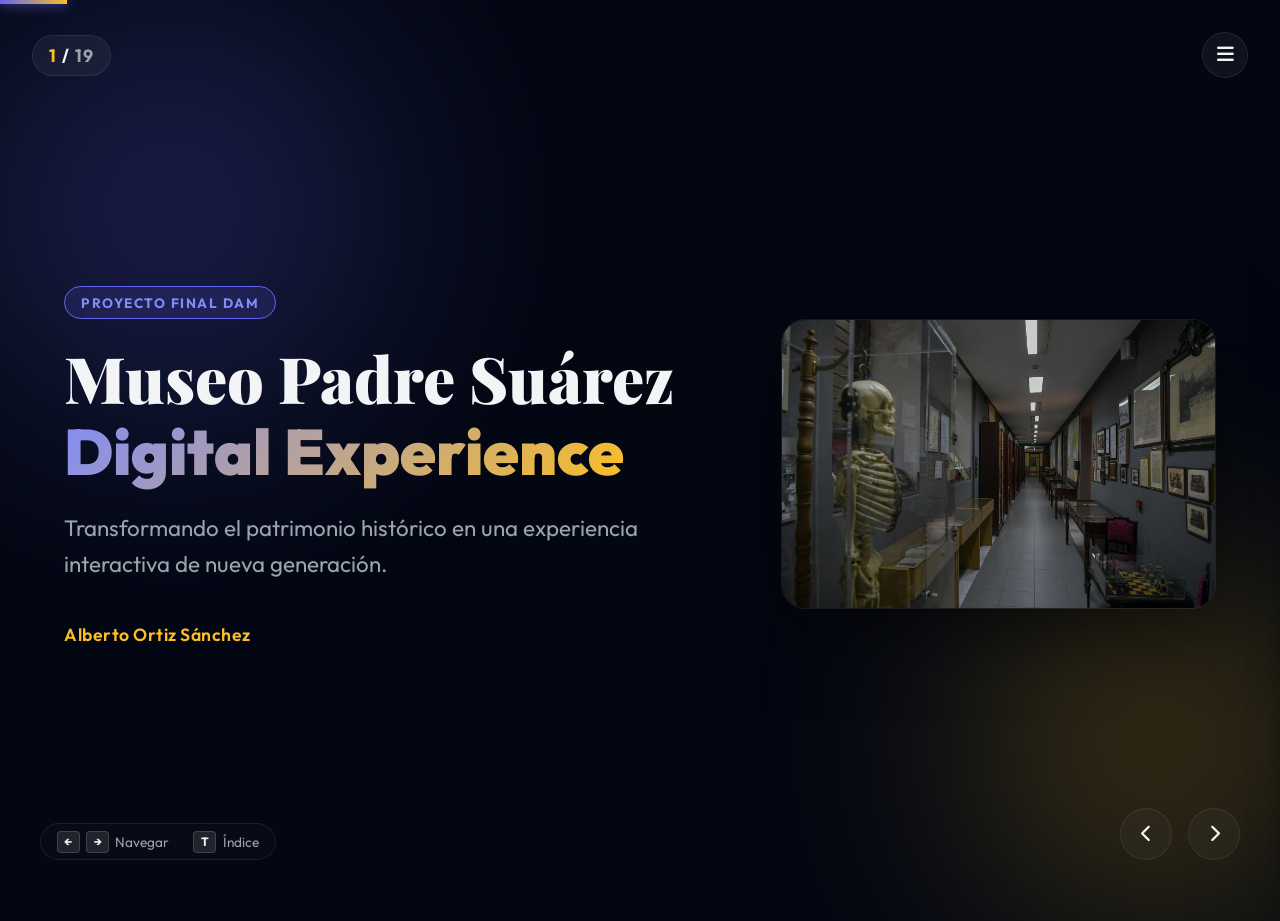
<file: presentation_web/index.html>
<!DOCTYPE html>
<html lang="es">

<head>
    <meta charset="UTF-8">
    <meta name="viewport" content="width=device-width, initial-scale=1.0">
    <title>Museo Padre Suárez — Digital Experience</title>
    <link rel="icon" type="image/png" href="media/favicon.png">

    <!-- Google Fonts - Elegantes y modernas -->
    <link
        href="https://fonts.googleapis.com/css2?family=Outfit:wght@300;400;600;700;900&family=Playfair+Display:wght@700;900&display=swap"
        rel="stylesheet">

    <!-- FontAwesome -->
    <link rel="stylesheet" href="https://cdnjs.cloudflare.com/ajax/libs/font-awesome/6.5.1/css/all.min.css">

    <!-- Estilos -->
    <link rel="stylesheet" href="css/style.css">
</head>

<body>

    <!-- Fondo dinámico con gradientes -->
    <div class="background-glow-1"></div>
    <div class="background-glow-2"></div>

    <!-- Barra de progreso superior -->
    <div class="progress-bar" id="progress"></div>

    <!-- Indicador de slide y table of contents -->
    <div class="top-controls">
        <div class="slide-counter"><span id="current-slide">1</span><span>/</span><span id="total-slides">19</span>
        </div>
        <button class="toc-toggle" onclick="toggleTableOfContents()" title="Índice">
            <i class="fas fa-bars"></i>
        </button>
    </div>

    <!-- TABLE OF CONTENTS SIDEBAR (DRAWER) -->
    <div class="toc-drawer" id="tocDrawer">
        <div class="toc-header">
            <h3>Índice de Contenidos</h3>
            <button class="toc-close" onclick="toggleTableOfContents()">
                <i class="fas fa-times"></i>
            </button>
        </div>
        <nav class="toc-content" id="tocContent">
            <!-- Se rellena con JavaScript -->
        </nav>
    </div>

    <!-- OVERLAY para cerrar TOC -->
    <div class="toc-overlay" id="tocOverlay" onclick="toggleTableOfContents()"></div>

    <!-- SLIDES CONTAINER -->
    <main class="slides-container" id="slidesContainer">

        <!-- SLIDE 1: PORTADA -->
        <section class="slide" data-slide="1">
            <div class="slide-content">
                <div class="hero-grid">
                    <div class="hero-text">
                        <p class="tag">Proyecto Final DAM</p>
                        <h1>Museo Padre Suárez<br><span class="accent">Digital Experience</span></h1>
                        <p class="subtitle">Transformando el patrimonio histórico en una experiencia interactiva de
                            nueva generación.</p>
                        <p class="author">Alberto Ortiz Sánchez</p>
                    </div>
                    <div class="hero-image">
                        <img src="media/portada.png" alt="Museo Portada">
                    </div>
                </div>
            </div>
        </section>

        <!-- SLIDE 2: ÍNDICE INTERACTIVO PARTE I -->
        <section class="slide" data-slide="2">
            <div class="slide-content">
                <h2>Índice Interactivo — Parte I</h2>
                <div class="toc-grid">
                    <div class="toc-card" onclick="goToSlide(4)">
                        <div class="toc-icon"><i class="fas fa-lightbulb"></i></div>
                        <h4>El Desafío</h4>
                        <p>Problemas del museo tradicional</p>
                        <span class="toc-badge">01</span>
                    </div>
                    <div class="toc-card" onclick="goToSlide(5)">
                        <div class="toc-icon"><i class="fas fa-rocket"></i></div>
                        <h4>La Propuesta</h4>
                        <p>Ecosistema digital Flutter + AR</p>
                        <span class="toc-badge">02</span>
                    </div>
                    <div class="toc-card" onclick="goToSlide(6)">
                        <div class="toc-icon"><i class="fas fa-book-open"></i></div>
                        <h4>Catálogo Digital</h4>
                        <p>Fichas técnicas y colección</p>
                        <span class="toc-badge">03</span>
                    </div>
                    <div class="toc-card" onclick="goToSlide(7)">
                        <div class="toc-icon"><i class="fas fa-cube"></i></div>
                        <h4>Arquitectura</h4>
                        <p>Infraestructura y servicios cloud</p>
                        <span class="toc-badge">04</span>
                    </div>
                    <div class="toc-card" onclick="goToSlide(8)">
                        <div class="toc-icon"><i class="fas fa-layer-group"></i></div>
                        <h4>Gestión de Estado</h4>
                        <p>Arquitectura reactiva con Riverpod</p>
                        <span class="toc-badge">05</span>
                    </div>
                    <div class="toc-card" onclick="goToSlide(9)">
                        <div class="toc-icon"><i class="fas fa-ticket"></i></div>
                        <h4>Ticketing y Reservas</h4>
                        <p>Automatización con EmailJS</p>
                        <span class="toc-badge">06</span>
                    </div>
                    <div class="toc-card" onclick="goToSlide(10)">
                        <div class="toc-icon"><i class="fas fa-clipboard-check"></i></div>
                        <h4>Validación de Acceso</h4>
                        <p>Escaneo de códigos QR</p>
                        <span class="toc-badge">07</span>
                    </div>
                    <div class="toc-card" onclick="goToSlide(11)">
                        <div class="toc-icon"><i class="fas fa-vr-cardboard"></i></div>
                        <h4>Realidad Aumentada</h4>
                        <p>Inmersión 3D con SceneView</p>
                        <span class="toc-badge">08</span>
                    </div>
                </div>
            </div>
        </section>

        <!-- SLIDE 3: ÍNDICE INTERACTIVO PARTE II -->
        <section class="slide" data-slide="3">
            <div class="slide-content">
                <h2>Índice Interactivo — Parte II</h2>
                <div class="toc-grid">
                    <div class="toc-card" onclick="goToSlide(12)">
                        <div class="toc-icon"><i class="fas fa-toolbox"></i></div>
                        <h4>Panel Admin</h4>
                        <p>Gestión 360º y Taquilla POS</p>
                        <span class="toc-badge">09</span>
                    </div>
                    <div class="toc-card" onclick="goToSlide(13)">
                        <div class="toc-icon"><i class="fas fa-shield-alt"></i></div>
                        <h4>Seguridad</h4>
                        <p>Reglas Firebase y SSL</p>
                        <span class="toc-badge">10</span>
                    </div>
                    <div class="toc-card" onclick="goToSlide(14)">
                        <div class="toc-icon"><i class="fas fa-gamepad"></i></div>
                        <h4>Gamificación</h4>
                        <p>Rangos de fidelización y Stripe</p>
                        <span class="toc-badge">11</span>
                    </div>
                    <div class="toc-card" onclick="goToSlide(15)">
                        <div class="toc-icon"><i class="fas fa-sync-alt"></i></div>
                        <h4>Integración CI/CD</h4>
                        <p>Github Actions y calidad</p>
                        <span class="toc-badge">12</span>
                    </div>
                    <div class="toc-card" onclick="goToSlide(16)">
                        <div class="toc-icon"><i class="fas fa-book"></i></div>
                        <h4>Gestión y Recursos</h4>
                        <p>Metodología Trello y Docs</p>
                        <span class="toc-badge">13</span>
                    </div>
                    <div class="toc-card" onclick="goToSlide(17)">
                        <div class="toc-icon"><i class="fas fa-robot"></i></div>
                        <h4>Asistente IA</h4>
                        <p>Groq Cloud y respuestas reales</p>
                        <span class="toc-badge">14</span>
                    </div>
                    <div class="toc-card" onclick="goToSlide(18)">
                        <div class="toc-icon"><i class="fas fa-route"></i></div>
                        <h4>Roadmap v2.0</h4>
                        <p>Meta Quest e IA Guide</p>
                        <span class="toc-badge">15</span>
                    </div>
                </div>
            </div>
        </section>

        <!-- SLIDE 3: EL DESAFÍO -->
        <section class="slide" data-slide="4">
            <div class="slide-content">
                <h2>El Desafío del Museo Histórico</h2>
                <div class="challenge-grid">
                    <div class="challenge-card">
                        <div class="icon-wrapper primary">
                            <i class="fas fa-building"></i>
                        </div>
                        <h3>Estatismo Cultural</h3>
                        <p>Dificultad para atraer al público digital nativo mediante vitrinas convencionales.</p>
                    </div>
                    <div class="challenge-card">
                        <div class="icon-wrapper accent-icon">
                            <i class="fa-solid fa-chart-line"></i>
                        </div>
                        <h3>Pérdida de Retención</h3>
                        <p>Falta de incentivos para el descubrimiento activo durante y después de la visita.</p>
                    </div>
                    <div class="challenge-card">
                        <div class="icon-wrapper danger">
                            <i class="fas fa-database"></i>
                        </div>
                        <h3>Barrera de Datos</h3>
                        <p>Información técnica valiosa pero inaccesible por formato y densidad.</p>
                    </div>
                </div>
            </div>
        </section>

        <!-- SLIDE 4: LA PROPUESTA -->
        <section class="slide" data-slide="5">
            <div class="slide-content">
                <div class="two-column">
                    <div class="col-image">
                        <img src="media/app.png" alt="App Showcase">
                    </div>
                    <div class="col-text">
                        <h2>La Propuesta: Flutter + AR</h2>
                        <div class="highlight-box">
                            <h3>Ecosistema Digital Unificado</h3>
                            <p>Uso de <strong>Flutter</strong> para ofrecer una experiencia fluida y consistente en iOS,
                                Android y Web, integrando tecnologías de <strong>Realidad Aumentada</strong> y
                                <strong>Gamificación</strong> en un solo producto.</p>
                        </div>
                    </div>
                </div>
            </div>
        </section>

        <!-- SLIDE 5: CATÁLOGO DIGITAL -->
        <section class="slide" data-slide="6">
            <div class="slide-content">
                <div class="two-column reverse">
                    <div class="col-text">
                        <h2>Catálogo Digital e Interactivo</h2>
                        <div class="highlight-box accent-border">
                            <h3>Patrimonio al Alcance</h3>
                            <p>Visualización detallada de la colección histórica mediante fichas técnicas dinámicas,
                                optimizadas para una carga rápida y una navegación intuitiva entre piezas únicas.</p>
                        </div>
                    </div>
                    <div class="col-image">
                        <img src="media/collection.png" alt="Museum Collection">
                    </div>
                </div>
            </div>
        </section>

        <!-- SLIDE 6: ARQUITECTURA -->
        <section class="slide" data-slide="7">
            <div class="slide-content">
                <h2>Arquitectura del Sistema</h2>
                <div class="architecture-diagram">
                    <svg viewBox="0 0 800 300" xmlns="http://www.w3.org/2000/svg">
                        <!-- Flutter App -->
                        <rect x="300" y="100" width="200" height="100" rx="15" fill="rgba(99, 102, 241, 0.2)"
                            stroke="var(--primary)" stroke-width="3" />
                        <text x="400" y="155" text-anchor="middle" fill="white" font-weight="bold"
                            font-size="20">Flutter Mobile App</text>

                        <!-- Firebase -->
                        <rect x="30" y="50" width="220" height="70" rx="10" fill="rgba(255,255,255,0.05)" stroke="white"
                            stroke-width="1" />
                        <text x="140" y="90" text-anchor="middle" fill="white" font-size="15">Firebase
                            (Auth/Push)</text>

                        <!-- Cloudinary -->
                        <rect x="30" y="180" width="220" height="70" rx="10" fill="rgba(255,255,255,0.05)"
                            stroke="white" stroke-width="1" />
                        <text x="140" y="220" text-anchor="middle" fill="white" font-size="15">Cloudinary (DAM)</text>

                        <!-- Stripe -->
                        <rect x="550" y="115" width="220" height="70" rx="10" fill="rgba(251, 191, 36, 0.1)"
                            stroke="var(--accent)" stroke-width="1" />
                        <text x="660" y="155" text-anchor="middle" fill="var(--accent)" font-size="15">Stripe
                            Checkout</text>

                        <!-- Connections -->
                        <path d="M 250 85 L 300 120" stroke="white" stroke-width="2" stroke-dasharray="5,5" />
                        <path d="M 250 215 L 300 180" stroke="white" stroke-width="2" stroke-dasharray="5,5" />
                        <path d="M 500 150 L 550 150" stroke="var(--accent)" stroke-width="2" />
                    </svg>
                </div>
            </div>
        </section>

        <!-- SLIDE 7: GESTIÓN DE ESTADO -->
        <section class="slide" data-slide="8">
            <div class="slide-content">
                <h2>Gestión de Estado (Riverpod)</h2>
                <div class="feature-grid-2">
                    <div class="feature-item">
                        <h3>StateNotifier</h3>
                        <p>Lógica reactiva que separa completamente la vista de los datos, facilitando el mantenimiento
                            y escalabilidad del código.</p>
                        <div class="feature-icon"><i class="fas fa-layer-group"></i></div>
                    </div>
                    <div class="feature-item">
                        <h3>Providers</h3>
                        <p>Inyección de dependencias segura y eficiente para servicios de Autenticación, Base de Datos y
                            Pagos.</p>
                        <div class="feature-icon"><i class="fas fa-puzzle-piece"></i></div>
                    </div>
                </div>
            </div>
        </section>

        <!-- SLIDE 8: TICKETING -->
        <section class="slide" data-slide="9">
            <div class="slide-content">
                <div class="two-column">
                    <div class="col-text">
                        <h2>Reservas y Ticketing (EmailJS)</h2>
                        <div class="ticketing-steps">
                            <div class="step">
                                <div class="step-num">1</div>
                                <div>
                                    <h4>Reserva en App</h4>
                                    <p>Usuario selecciona fecha y cantidad</p>
                                </div>
                            </div>
                            <div class="step">
                                <div class="step-num">2</div>
                                <div>
                                    <h4>EmailJS Automation</h4>
                                    <p>Confirmación instantánea en email</p>
                                </div>
                            </div>
                            <div class="step">
                                <div class="step-num">3</div>
                                <div>
                                    <h4>Ticket QR Digital</h4>
                                    <p>Entrada generada en la app</p>
                                </div>
                            </div>
                        </div>
                    </div>
                    <div class="col-image">
                        <img src="media/ticket.png" alt="Ticketing QR">
                    </div>
                </div>
            </div>
        </section>

        <!-- SLIDE 9: FLUJO VALIDACIÓN -->
        <section class="slide" data-slide="10">
            <div class="slide-content">
                <h2>Validación de Acceso</h2>
                <div class="validation-flow">
                    <div class="flow-item">
                        <div class="flow-circle">📅</div>
                        <p><strong>Reserva efectuada</strong> en la App</p>
                    </div>
                    <div class="flow-arrow"><i class="fas fa-arrow-right"></i></div>
                    <div class="flow-item">
                        <div class="flow-circle">🚀</div>
                        <p><strong>EmailJS</strong> dispara el ticket</p>
                    </div>
                    <div class="flow-arrow"><i class="fas fa-arrow-right"></i></div>
                    <div class="flow-item">
                        <div class="flow-circle">📷</div>
                        <p><strong>Escaneo QR</strong> en entrada</p>
                    </div>
                    <div class="flow-arrow"><i class="fas fa-arrow-right"></i></div>
                    <div class="flow-item">
                        <div class="flow-circle">✅</div>
                        <p><strong>Validación</strong> confirmada</p>
                    </div>
                </div>
            </div>
        </section>

        <!-- SLIDE 10: AR IMMERSIVE -->
        <section class="slide" data-slide="11">
            <div class="slide-content">
                <div class="two-column reverse">
                    <div class="col-image">
                        <img src="media/ar.png" alt="AR Experience">
                    </div>
                    <div class="col-text">
                        <h2>Realidad Aumentada Inmersiva</h2>
                        <div class="ar-features">
                            <div class="ar-feature">
                                <i class="fas fa-vr-cardboard"></i>
                                <h4>SceneView</h4>
                                <p>Iluminación y sombras 3D en tiempo real</p>
                            </div>
                            <div class="ar-feature">
                                <i class="fas fa-ruler-combined"></i>
                                <h4>Escalado 1:1</h4>
                                <p>Fidelidad absoluta en dimensiones</p>
                            </div>
                        </div>
                    </div>
                </div>
            </div>
        </section>

        <!-- SLIDE 11: ADMIN PANEL -->
        <section class="slide" data-slide="12">
            <div class="slide-content">
                <div class="two-column">
                    <div class="col-image">
                        <img src="media/security.png" alt="Admin Panel">
                    </div>
                    <div class="col-text">
                        <h2>Panel Administrativo Profesional</h2>
                        <div class="admin-features">
                            <div class="admin-feature">
                                <i class="fas fa-users"></i>
                                <h4>Gestión de Usuarios</h4>
                                <p>Roles, permisos y auditoría</p>
                            </div>
                            <div class="admin-feature">
                                <i class="fas fa-print"></i>
                                <h4>Impresoras 3D</h4>
                                <p>Monitoreo de pedidos y producción</p>
                            </div>
                        </div>
                    </div>
                </div>
            </div>
        </section>

        <!-- SLIDE 12: SEGURIDAD -->
        <section class="slide" data-slide="13">
            <div class="slide-content">
                <h2>Seguridad y Recuperación</h2>
                <div class="security-grid">
                    <div class="security-card">
                        <i class="fas fa-lock"></i>
                        <h3>Encriptación SSL/TLS</h3>
                        <p>Todas las conexiones protegidas</p>
                    </div>
                    <div class="security-card">
                        <i class="fas fa-shield"></i>
                        <h3>Firebase Security</h3>
                        <p>Reglas de base de datos avanzadas</p>
                    </div>
                    <div class="security-card">
                        <i class="fas fa-database"></i>
                        <h3>Backups Automáticos</h3>
                        <p>Recuperación en minutos</p>
                    </div>
                    <div class="security-card">
                        <i class="fas fa-bug"></i>
                        <h3>Crashlytics</h3>
                        <p>Monitoreo de errores en tiempo real</p>
                    </div>
                </div>
            </div>
        </section>

        <!-- SLIDE 13: GAMIFICACIÓN Y PAGOS -->
        <section class="slide" data-slide="14">
            <div class="slide-content">
                <div class="two-column">
                    <div class="col-text">
                        <h2>Gamificación y Sistema de Pagos</h2>
                        <div class="gamification-box">
                            <h3>Rangos por Colección</h3>
                            <div class="rank-table">
                                <div class="rank-row">
                                    <span>Visitante</span><span class="rank-badge gray">0</span>
                                </div>
                                <div class="rank-row">
                                    <span>Explorador</span><span class="rank-badge bronze">1–2</span>
                                </div>
                                <div class="rank-row">
                                    <span>Académico</span><span class="rank-badge silver">3–5</span>
                                </div>
                                <div class="rank-row">
                                    <span>Conservador Jefe</span><span class="rank-badge gold">6+</span>
                                </div>
                            </div>
                        </div>
                        <p style="margin-top: 1.5rem;"><strong>Stripe Checkout:</strong> Pasarela de pagos profesional y
                            segura integrada.</p>
                    </div>
                    <div class="col-image">
                        <img src="media/profile.png" alt="User Profile">
                    </div>
                </div>
            </div>
        </section>

        <!-- SLIDE 14: CI/CD -->
        <section class="slide" data-slide="15">
            <div class="slide-content">
                <h2>Calidad y Automatización (CI/CD)</h2>
                <div class="cicd-box">
                    <div class="cicd-section">
                        <h3>GitHub Actions Pipeline</h3>
                        <div class="pipeline">
                            <div class="pipeline-stage">
                                <i class="fas fa-search"></i>
                                <p>Flutter Analyze</p>
                            </div>
                            <div class="pipeline-arrow">→</div>
                            <div class="pipeline-stage">
                                <i class="fas fa-vial"></i>
                                <p>Flutter Test</p>
                            </div>
                            <div class="pipeline-arrow">→</div>
                            <div class="pipeline-stage">
                                <i class="fas fa-cog"></i>
                                <p>Build APK</p>
                            </div>
                        </div>
                    </div>
                </div>
            </div>
        </section>

        <!-- SLIDE 15: RECURSOS -->
        <section class="slide" data-slide="16">
            <div class="slide-content">
                <h2>Gestión y Recursos</h2>
                <div class="resources-grid">
                    <a href="https://github.com/TeamProjectsDev/flutter_application_museo.git" target="_blank"
                        class="resource-card">
                        <i class="fab fa-github"></i>
                        <h3>GitHub</h3>
                        <p>Control de versiones y CI/CD</p>
                    </a>
                    <a href="https://trello.com/invite/b/69f2388cbabd30ddc327ba4d/ATTIe3a67b5d853695cc29015db60479ce91566040F8/museo"
                        target="_blank" class="resource-card">
                        <i class="fab fa-trello"></i>
                        <h3>Trello</h3>
                        <p>Gestión de Sprints</p>
                    </a>
                    <a href="https://stitch.withgoogle.com/projects/4937481282756923604" target="_blank"
                        class="resource-card">
                        <i class="fas fa-pen-nib"></i>
                        <h3>Diseño</h3>
                        <p>Prototipado UX/UI</p>
                    </a>
                    <a href="https://museo-padre-suarez.infinityfreeapp.com" target="_blank" class="resource-card">
                        <i class="fas fa-book"></i>
                        <h3>Documentación</h3>
                        <p>GDD/TDD completo</p>
                    </a>
                </div>
            </div>
        </section>

        <!-- SLIDE 16: ASISTENTE IA -->
        <section class="slide" data-slide="17">
            <div class="slide-content">
                <div class="two-column reverse">
                    <div class="col-image">
                        <img src="media/ai_assistant_hero.png" alt="AI Assistant">
                    </div>
                    <div class="col-text">
                        <h2>🤖 Asistente Virtual IA</h2>
                        <div class="ai-box">
                            <p class="ai-tech">Powered by <span class="accent">Groq · 500 T/s</span></p>
                            <div class="ai-features-list">
                                <div class="ai-item">
                                    <i class="fas fa-search"></i>
                                    <div>
                                        <strong>Tool Calling</strong>
                                        <p>Búsqueda eficiente de piezas</p>
                                    </div>
                                </div>
                                <div class="ai-item">
                                    <i class="fas fa-book"></i>
                                    <div>
                                        <strong>Catálogo Completo</strong>
                                        <p>Conocimiento total del museo</p>
                                    </div>
                                </div>
                                <div class="ai-item">
                                    <i class="fas fa-file-alt"></i>
                                    <div>
                                        <strong>Markdown Renderizado</strong>
                                        <p>Respuestas formateadas</p>
                                    </div>
                                </div>
                            </div>
                        </div>
                    </div>
                </div>
            </div>
        </section>

        <!-- SLIDE 17: ROADMAP -->
        <section class="slide" data-slide="18">
            <div class="slide-content">
                <h2>Roadmap v2.0</h2>
                <div class="roadmap-grid">
                    <div class="roadmap-section">
                        <h3>Innovación</h3>
                        <ul class="roadmap-list">
                            <li><i class="fas fa-rocket"></i> Soporte para Meta Quest</li>
                            <li><i class="fas fa-microphone"></i> IA Guide Multilingüe</li>
                        </ul>
                    </div>
                    <div class="roadmap-section">
                        <h3>Crecimiento</h3>
                        <ul class="roadmap-list">
                            <li><i class="fas fa-shopping-bag"></i> Tienda Merchandising 3D</li>
                            <li><i class="fas fa-building"></i> Expansión Museística</li>
                        </ul>
                    </div>
                </div>
            </div>
        </section>

        <!-- SLIDE 19: CIERRE -->
        <section class="slide" data-slide="19">
            <div class="slide-content closing">
                <h1>¿Preguntas?</h1>
                <p class="closing-subtitle">Muchas gracias por su atención.</p>

                <div class="closing-buttons">
                    <a href="https://github.com/TeamProjectsDev/flutter_application_museo.git" target="_blank"
                        class="btn-primary">
                        <i class="fab fa-github"></i> GitHub
                    </a>
                    <a href="https://trello.com/invite/b/69f2388cbabd30ddc327ba4d/ATTIe3a67b5d853695cc29015db60479ce91566040F8/museo"
                        target="_blank" class="btn-secondary">
                        <i class="fab fa-trello"></i> Trello
                    </a>
                    <a href="https://stitch.withgoogle.com/projects/4937481282756923604" target="_blank"
                        class="btn-tertiary">
                        <i class="fas fa-pen-nib"></i> Diseño
                    </a>
                    <a href="https://museo-padre-suarez.infinityfreeapp.com" target="_blank" class="btn-success">
                        <i class="fas fa-book"></i> Docs
                    </a>
                </div>

                <p class="closing-credit">Alberto Ortiz Sánchez — Proyecto DAM 2026</p>
            </div>
        </section>

    </main>

    <!-- CONTROLES DE NAVEGACIÓN -->
    <div class="navigation">
        <button class="nav-btn prev" onclick="prevSlide()" aria-label="Anterior">
            <i class="fas fa-chevron-left"></i>
        </button>
        <button class="nav-btn next" onclick="nextSlide()" aria-label="Siguiente">
            <i class="fas fa-chevron-right"></i>
        </button>
    </div>

    <!-- KEYBOARD HINT -->
    <div class="keyboard-hint">
        <span><kbd>←</kbd><kbd>→</kbd> Navegar</span>
        <span><kbd>T</kbd> Índice</span>
    </div>

    <!-- SCRIPT -->
    <script src="js/presentation.js"></script>
</body>

</html>
</file>
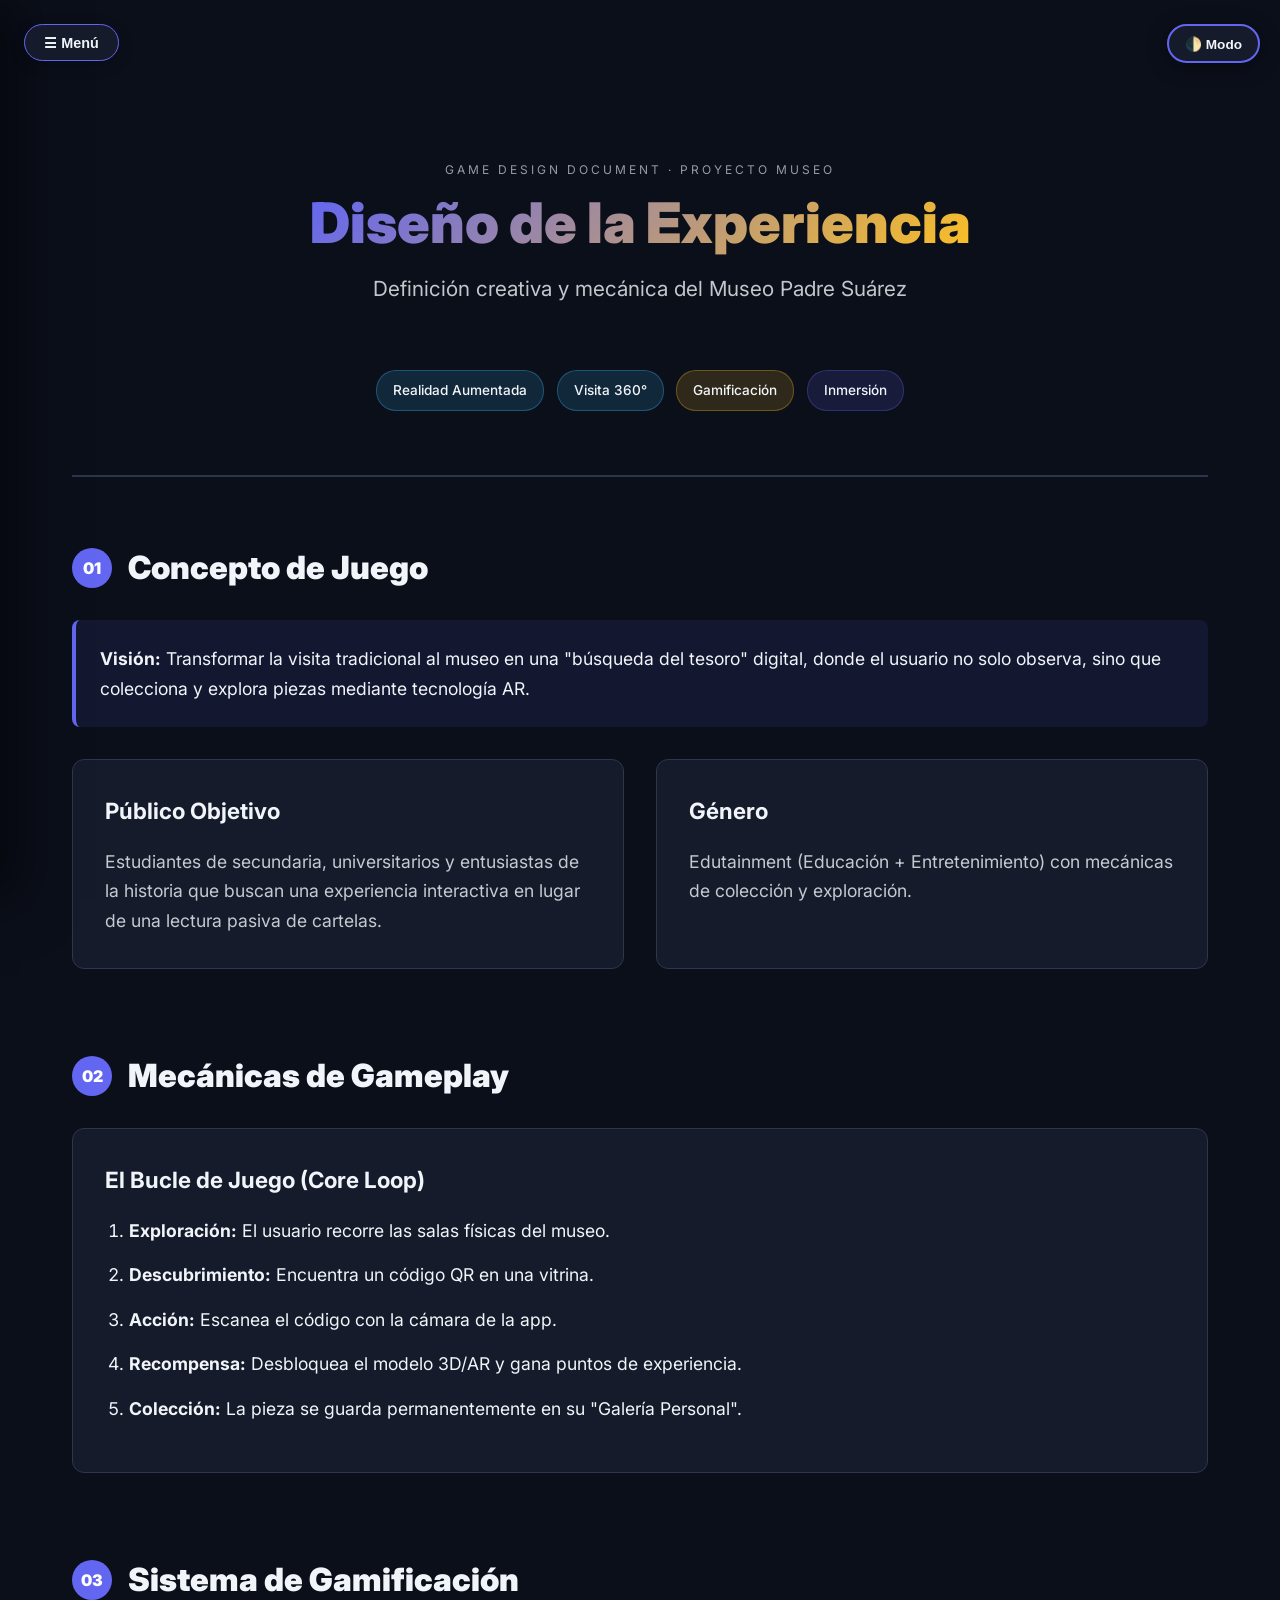
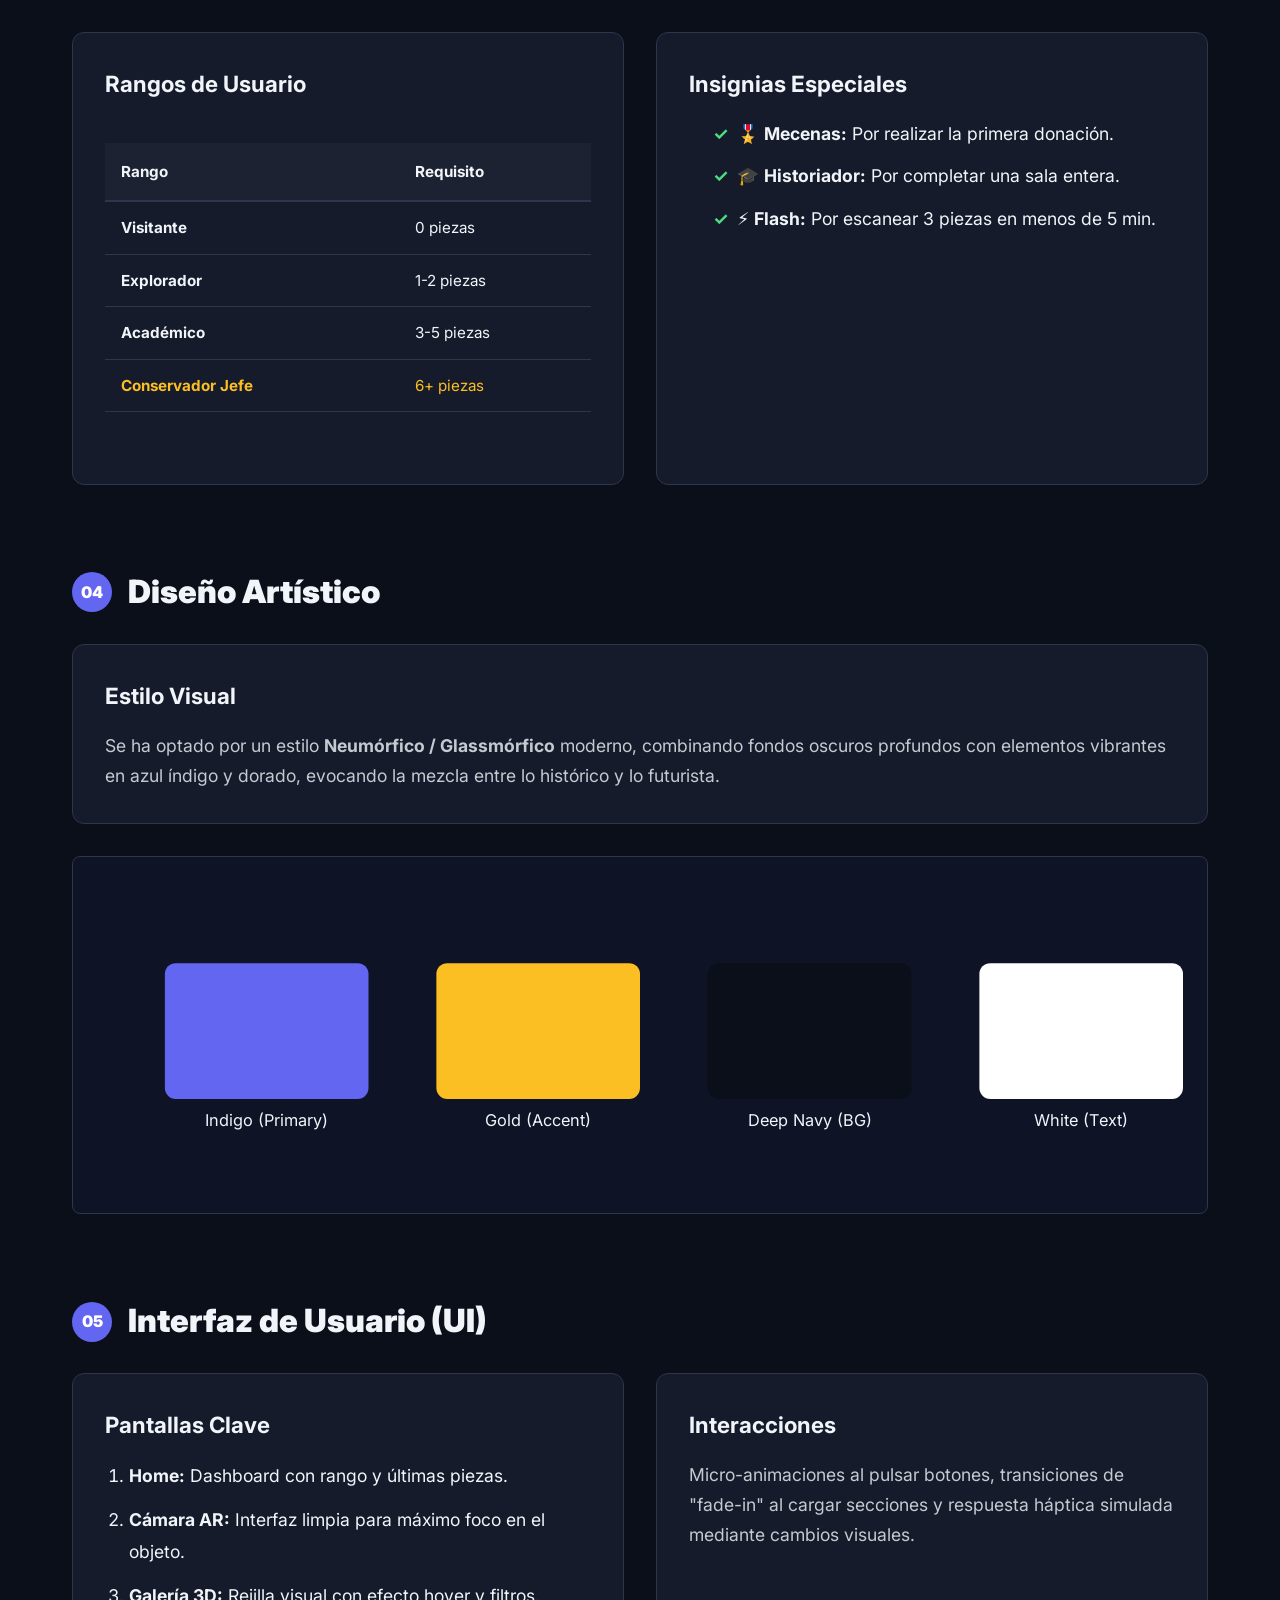
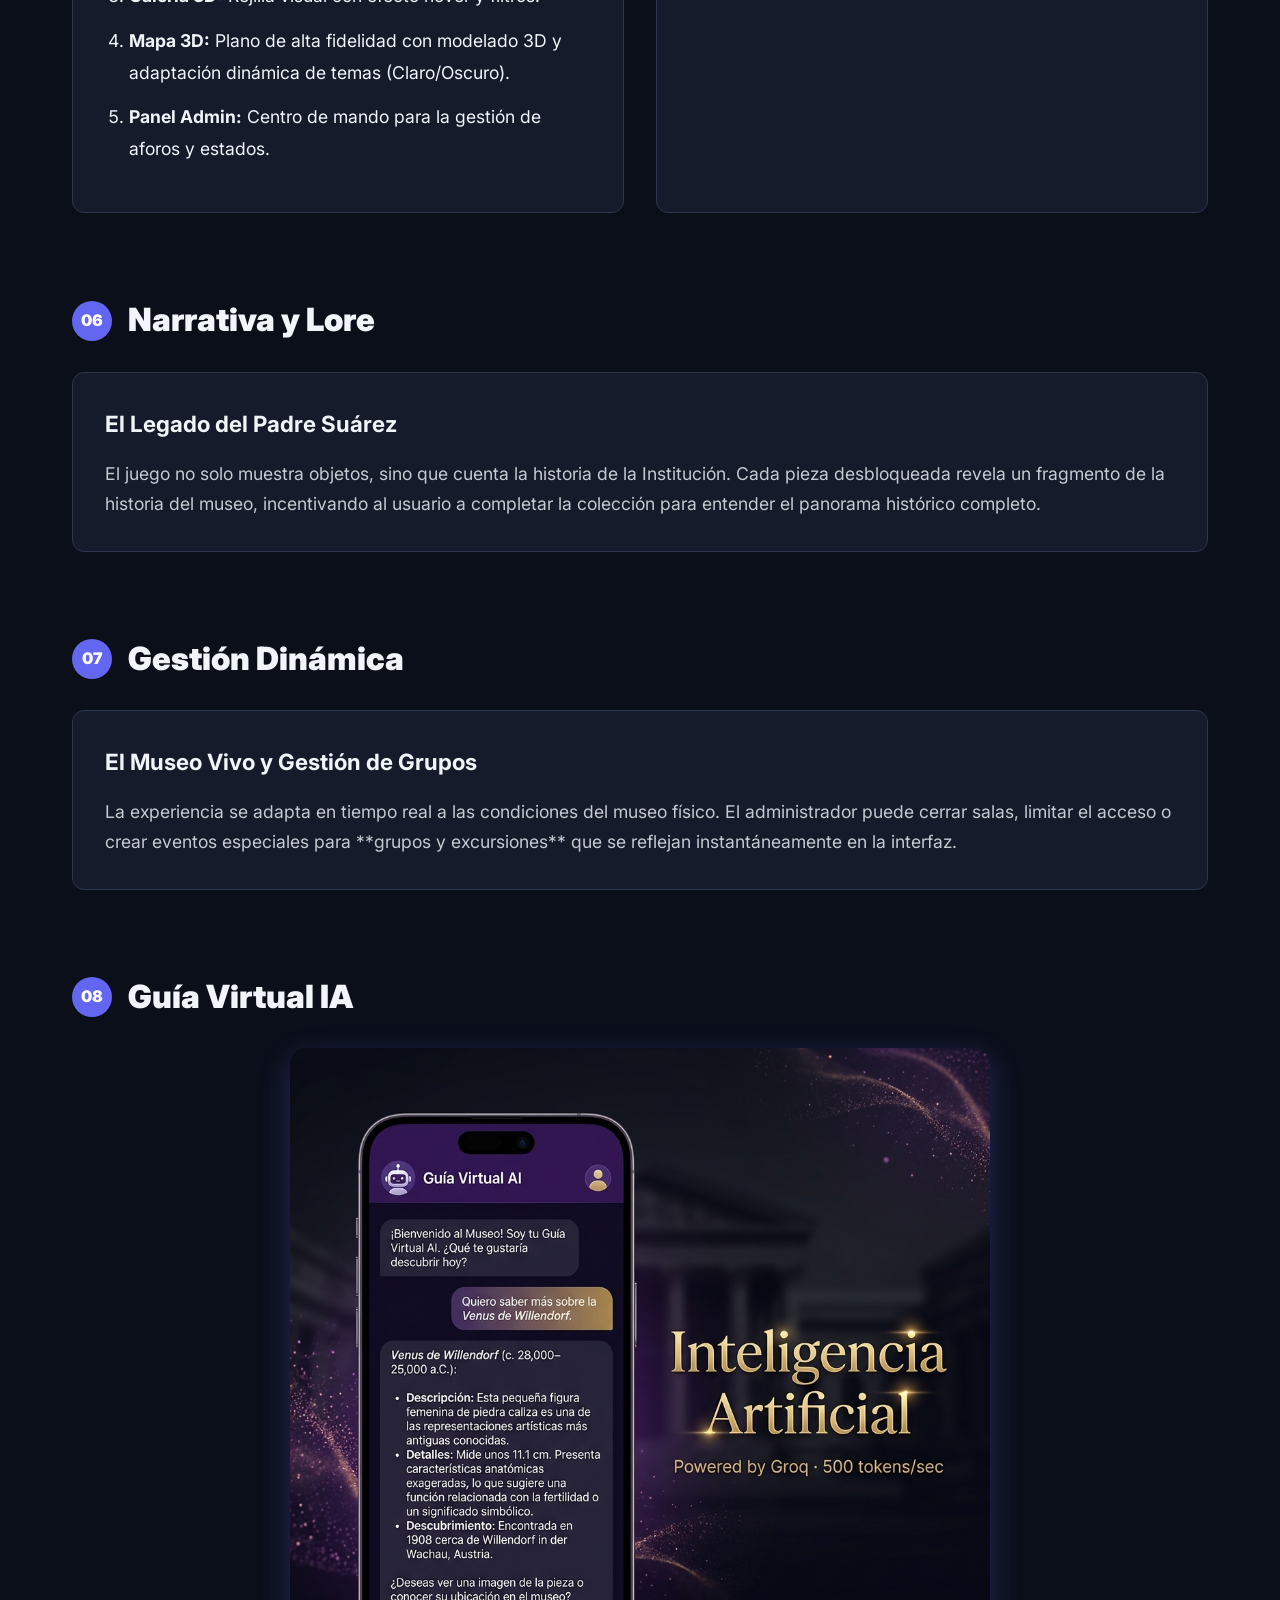
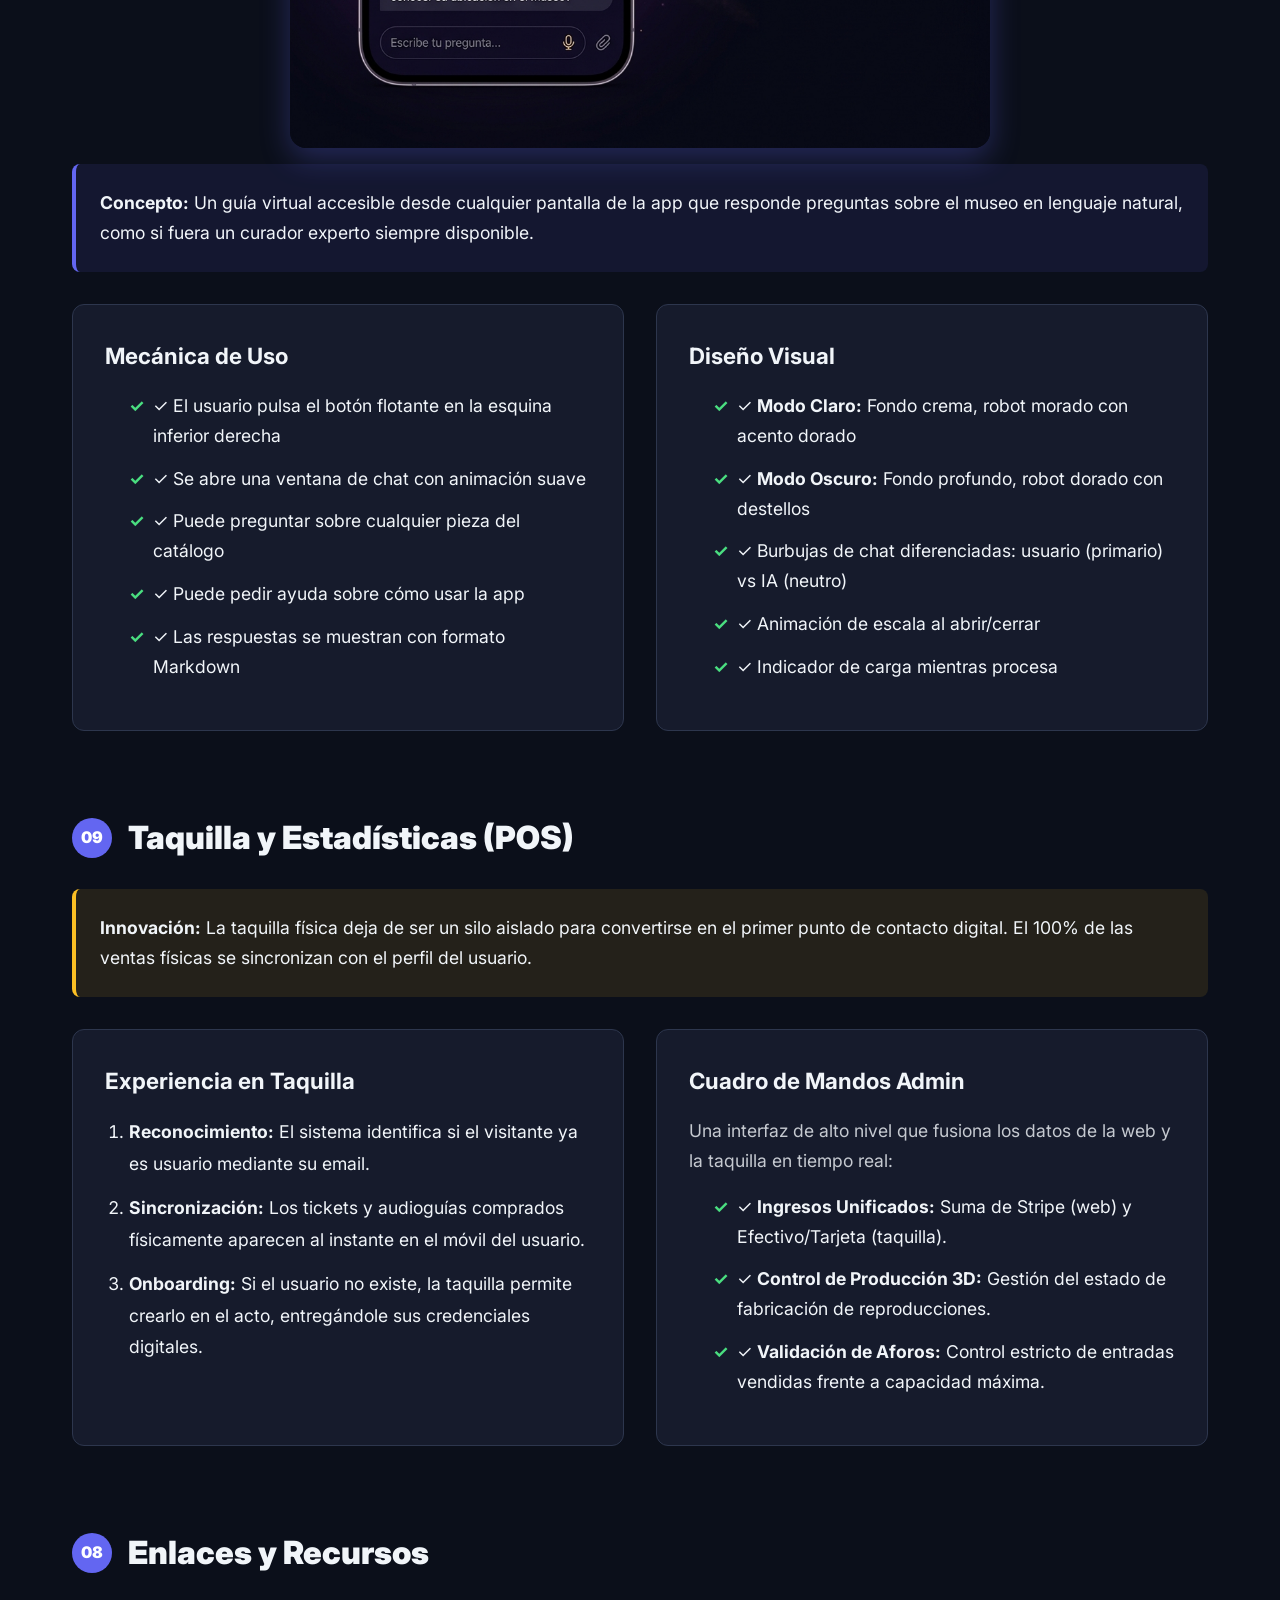
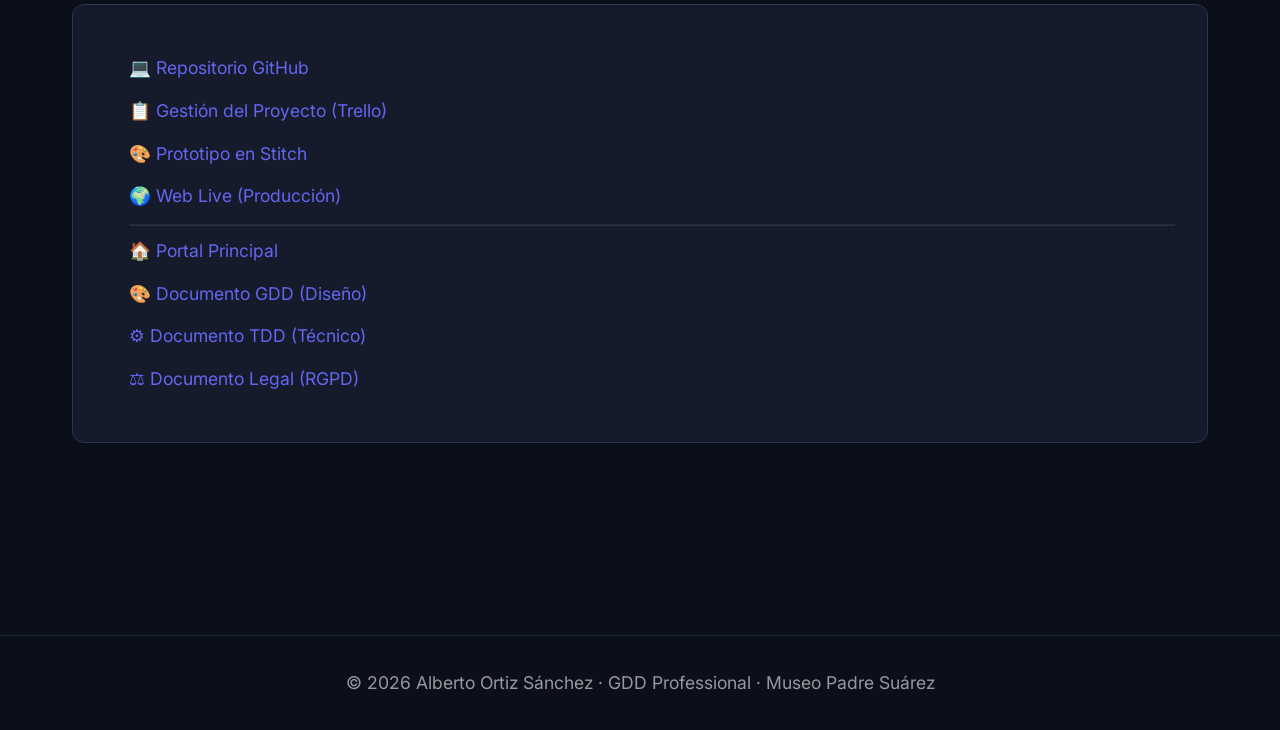
<file: documentation_web/gdd.html>
<!DOCTYPE html>
<html lang="es" data-theme="dark">
<head>
    <meta charset="UTF-8">
    <meta name="viewport" content="width=device-width, initial-scale=1.0">
    <title>GDD — Diseño y Gamificación — Museo Padre Suárez</title>
    <meta name="description" content="Documento de Diseño del Juego (GDD). Explora la narrativa, mecánicas de Realidad Aumentada y el sistema de gamificación inmersivo del Museo Padre Suárez v5.0.">
    <meta name="author" content="Alberto Ortiz Sánchez">
    <meta name="publisher" content="Alberto Ortiz Sánchez">
    <link rel="canonical" href="https://museo-padre-suarez.infinityfreeapp.com/gdd.html">
    
    <!-- Open Graph -->
    <meta property="og:type" content="website">
    <meta property="og:title" content="GDD — Diseño y Gamificación — Museo Padre Suárez">
    <meta property="og:description" content="Detalle creativo, narrativa y mecánicas AR del Museo Padre Suárez.">
    <meta property="og:image" content="media/icon.png">
    
    <!-- Twitter -->
    <meta name="twitter:card" content="summary_large_image">
    <meta name="twitter:title" content="GDD — Museo Padre Suárez">
    
    <link rel="icon" type="image/png" href="media/icon.png">
    <link rel="image_src" href="media/icon.png">
    <link rel="stylesheet" href="css/style.css?v=5.1">
    <link href="https://fonts.googleapis.com/css2?family=Inter:wght@400;500;700;900&family=Fira+Code&display=swap" rel="stylesheet">
    <script type="application/ld+json">
    {
      "@context": "https://schema.org",
      "@type": "TechArticle",
      "headline": "GDD — Diseño y Gamificación — Museo Padre Suárez",
      "description": "Explora la narrativa, mecánicas de Realidad Aumentada y el sistema de gamificación del proyecto.",
      "image": "media/icon.png",
      "author": {"@type": "Person", "name": "Alberto Ortiz Sánchez"}
    }
    </script>
</head>
<body itemscope itemtype="https://schema.org/TechArticle">
    <button id="menu-toggle" class="menu-btn">☰ Menú</button>
    <button id="back-to-top" class="back-to-top" title="Volver arriba">↑</button>
    
    <nav id="sidebar">
        <h1>GDD v5.0</h1>
        <ul>
            <li><a href="index.html" title="Volver al Portal Principal" style="color:var(--primary); font-weight:bold;">🏠 Portal Principal</a></li>
            <li><a href="gdd.html" title="Consultar el Documento de Diseño del Juego" style="color:var(--accent-gold); font-weight:bold;">🎨 Documento GDD</a></li>
            <li><a href="tdd.html" title="Consultar el Documento de Diseño Técnico" style="color:var(--primary); font-weight:bold;">⚙️ Documento TDD</a></li>
            <li><a href="legal.html" title="Consultar el Marco Legal y RGPD" style="color:var(--accent-red); font-weight:bold;">⚖️ Documento Legal</a></li>
            <hr style="opacity:0.1; margin: 1rem 0;">
            <li><a href="#concept" title="Ir al Concepto de Juego" class="active">01. Concepto</a></li>
            <li><a href="#gameplay" title="Ver mecánicas de Gameplay">02. Gameplay</a></li>
            <li><a href="#gamification" title="Consultar sistema de Gamificación">03. Gamificación</a></li>
            <li><a href="#art" title="Ver Diseño Artístico">04. Diseño Artístico</a></li>
            <li><a href="#interface" title="Consultar Interfaz de Usuario">05. Interfaz (UI)</a></li>
            <li><a href="#narrative" title="Ver Narrativa y Lore">06. Narrativa</a></li>
            <li><a href="#admin-exp" title="Ver Gestión Dinámica">07. Administración</a></li>
            <li><a href="#ai-guide" title="Ver Asistente de IA">08. Guía Virtual IA</a></li>
            <li><a href="#pos-stats" title="Ver Taquilla y Datos">09. Taquilla y Datos</a></li>
        </ul>
    </nav>

    <div class="theme-controls">
        <button id="theme-toggle" class="chip">🌓 Modo</button>
    </div>

    <main>
        <header class="hero" id="concept">
            <p class="subtitle">GAME DESIGN DOCUMENT · PROYECTO MUSEO</p>
            <h1 itemprop="headline">Diseño de la Experiencia</h1>
            <p itemprop="description">Definición creativa y mecánica del Museo Padre Suárez</p>
            <meta itemprop="image" content="media/icon.png">
            <meta itemprop="author" content="Alberto Ortiz Sánchez">
            <div class="chips">
                <div class="chip blue">Realidad Aumentada</div>
                <div class="chip blue">Visita 360°</div>
                <div class="chip gold">Gamificación</div>
                <div class="chip">Inmersión</div>
            </div>
        </header>

        <section id="concept">
            <h2><span>01</span> Concepto de Juego</h2>
            <div class="ibox blue">
                <strong>Visión:</strong> Transformar la visita tradicional al museo en una "búsqueda del tesoro" digital, donde el usuario no solo observa, sino que colecciona y explora piezas mediante tecnología AR.
            </div>
            <div class="grid">
                <div class="card">
                    <h3>Público Objetivo</h3>
                    <p>Estudiantes de secundaria, universitarios y entusiastas de la historia que buscan una experiencia interactiva en lugar de una lectura pasiva de cartelas.</p>
                </div>
                <div class="card">
                    <h3>Género</h3>
                    <p>Edutainment (Educación + Entretenimiento) con mecánicas de colección y exploración.</p>
                </div>
            </div>
        </section>

        <section id="gameplay">
            <h2><span>02</span> Mecánicas de Gameplay</h2>
            <div class="card">
                <h3>El Bucle de Juego (Core Loop)</h3>
                <ol class="step-list">
                    <li><strong>Exploración:</strong> El usuario recorre las salas físicas del museo.</li>
                    <li><strong>Descubrimiento:</strong> Encuentra un código QR en una vitrina.</li>
                    <li><strong>Acción:</strong> Escanea el código con la cámara de la app.</li>
                    <li><strong>Recompensa:</strong> Desbloquea el modelo 3D/AR y gana puntos de experiencia.</li>
                    <li><strong>Colección:</strong> La pieza se guarda permanentemente en su "Galería Personal".</li>
                </ol>
            </div>
        </section>

        <section id="gamification">
            <h2><span>03</span> Sistema de Gamificación</h2>
            <div class="grid">
                <div class="card">
                    <h3>Rangos de Usuario</h3>
                    <table class="dtable">
                        <thead><tr><th>Rango</th><th>Requisito</th></tr></thead>
                        <tbody>
                            <tr><td><strong>Visitante</strong></td><td>0 piezas</td></tr>
                            <tr><td><strong>Explorador</strong></td><td>1-2 piezas</td></tr>
                            <tr><td><strong>Académico</strong></td><td>3-5 piezas</td></tr>
                            <tr style="color:var(--accent-gold)"><td><strong>Conservador Jefe</strong></td><td>6+ piezas</td></tr>
                        </tbody>
                    </table>
                </div>
                <div class="card">
                    <h3>Insignias Especiales</h3>
                    <ul class="list-check">
                        <li>🎖️ <strong>Mecenas:</strong> Por realizar la primera donación.</li>
                        <li>🎓 <strong>Historiador:</strong> Por completar una sala entera.</li>
                        <li>⚡ <strong>Flash:</strong> Por escanear 3 piezas en menos de 5 min.</li>
                    </ul>
                </div>
            </div>
        </section>

        <section id="art">
            <h2><span>04</span> Diseño Artístico</h2>
            <div class="card">
                <h3>Estilo Visual</h3>
                <p>Se ha optado por un estilo <strong>Neumórfico / Glassmórfico</strong> moderno, combinando fondos oscuros profundos con elementos vibrantes en azul índigo y dorado, evocando la mezcla entre lo histórico y lo futurista.</p>
            </div>
            <div class="diagram-container">
                <svg viewBox="0 0 800 200" xmlns="http://www.w3.org/2000/svg">
                    <rect x="50" y="50" width="150" height="100" fill="#6366f1" rx="8"/>
                    <text x="125" y="170" text-anchor="middle" font-size="12" fill="currentColor">Indigo (Primary)</text>
                    
                    <rect x="250" y="50" width="150" height="100" fill="#fbbf24" rx="8"/>
                    <text x="325" y="170" text-anchor="middle" font-size="12" fill="currentColor">Gold (Accent)</text>
                    
                    <rect x="450" y="50" width="150" height="100" fill="#0b0f1a" rx="8"/>
                    <text x="525" y="170" text-anchor="middle" font-size="12" fill="currentColor">Deep Navy (BG)</text>
                    
                    <rect x="650" y="50" width="150" height="100" fill="#ffffff" rx="8"/>
                    <text x="725" y="170" text-anchor="middle" font-size="12" fill="currentColor">White (Text)</text>
                </svg>
            </div>
        </section>

        <section id="interface">
            <h2><span>05</span> Interfaz de Usuario (UI)</h2>
            <div class="grid">
                <div class="card">
                    <h3>Pantallas Clave</h3>
                    <ul class="step-list">
                        <li><strong>Home:</strong> Dashboard con rango y últimas piezas.</li>
                        <li><strong>Cámara AR:</strong> Interfaz limpia para máximo foco en el objeto.</li>
                        <li><strong>Galería 3D:</strong> Rejilla visual con efecto hover y filtros.</li>
                        <li><strong>Mapa 3D:</strong> Plano de alta fidelidad con modelado 3D y adaptación dinámica de temas (Claro/Oscuro).</li>
                        <li><strong>Panel Admin:</strong> Centro de mando para la gestión de aforos y estados.</li>
                    </ul>
                </div>
                <div class="card">
                    <h3>Interacciones</h3>
                    <p>Micro-animaciones al pulsar botones, transiciones de "fade-in" al cargar secciones y respuesta háptica simulada mediante cambios visuales.</p>
                </div>
            </div>
        </section>

        <section id="narrative">
            <h2><span>06</span> Narrativa y Lore</h2>
            <div class="card">
                <h3>El Legado del Padre Suárez</h3>
                <p>El juego no solo muestra objetos, sino que cuenta la historia de la Institución. Cada pieza desbloqueada revela un fragmento de la historia del museo, incentivando al usuario a completar la colección para entender el panorama histórico completo.</p>
            </div>
        </section>

        <section id="admin-exp">
            <h2><span>07</span> Gestión Dinámica</h2>
            <div class="card">
                <h3>El Museo Vivo y Gestión de Grupos</h3>
                <p>La experiencia se adapta en tiempo real a las condiciones del museo físico. El administrador puede cerrar salas, limitar el acceso o crear eventos especiales para **grupos y excursiones** que se reflejan instantáneamente en la interfaz.</p>
            </div>
        </section>

        <section id="ai-guide">
            <h2><span>08</span> Guía Virtual IA</h2>
            <img src="media/ai_assistant_hero.png" alt="Guía Virtual AI" style="width:100%;max-width:700px;border-radius:16px;margin:1rem auto;display:block;box-shadow:0 10px 30px rgba(99,102,241,0.3);">
            <div class="ibox blue">
                <strong>Concepto:</strong> Un guía virtual accesible desde cualquier pantalla de la app que responde preguntas sobre el museo en lenguaje natural, como si fuera un curador experto siempre disponible.
            </div>
            <div class="grid">
                <div class="card">
                    <h3>Mecánica de Uso</h3>
                    <ul class="list-check">
                        <li>✓ El usuario pulsa el botón flotante en la esquina inferior derecha</li>
                        <li>✓ Se abre una ventana de chat con animación suave</li>
                        <li>✓ Puede preguntar sobre cualquier pieza del catálogo</li>
                        <li>✓ Puede pedir ayuda sobre cómo usar la app</li>
                        <li>✓ Las respuestas se muestran con formato Markdown</li>
                    </ul>
                </div>
                <div class="card">
                    <h3>Diseño Visual</h3>
                    <ul class="list-check">
                        <li>✓ <strong>Modo Claro:</strong> Fondo crema, robot morado con acento dorado</li>
                        <li>✓ <strong>Modo Oscuro:</strong> Fondo profundo, robot dorado con destellos</li>
                        <li>✓ Burbujas de chat diferenciadas: usuario (primario) vs IA (neutro)</li>
                        <li>✓ Animación de escala al abrir/cerrar</li>
                        <li>✓ Indicador de carga mientras procesa</li>
                    </ul>
                </div>
            </div>
        </section>
        
        <section id="pos-stats">
            <h2><span>09</span> Taquilla y Estadísticas (POS)</h2>
            <div class="ibox gold">
                <strong>Innovación:</strong> La taquilla física deja de ser un silo aislado para convertirse en el primer punto de contacto digital. El 100% de las ventas físicas se sincronizan con el perfil del usuario.
            </div>
            <div class="grid">
                <div class="card">
                    <h3>Experiencia en Taquilla</h3>
                    <ul class="step-list">
                        <li><strong>Reconocimiento:</strong> El sistema identifica si el visitante ya es usuario mediante su email.</li>
                        <li><strong>Sincronización:</strong> Los tickets y audioguías comprados físicamente aparecen al instante en el móvil del usuario.</li>
                        <li><strong>Onboarding:</strong> Si el usuario no existe, la taquilla permite crearlo en el acto, entregándole sus credenciales digitales.</li>
                    </ul>
                </div>
                <div class="card">
                    <h3>Cuadro de Mandos Admin</h3>
                    <p>Una interfaz de alto nivel que fusiona los datos de la web y la taquilla en tiempo real:</p>
                    <ul class="list-check">
                        <li>✓ <strong>Ingresos Unificados:</strong> Suma de Stripe (web) y Efectivo/Tarjeta (taquilla).</li>
                        <li>✓ <strong>Control de Producción 3D:</strong> Gestión del estado de fabricación de reproducciones.</li>
                        <li>✓ <strong>Validación de Aforos:</strong> Control estricto de entradas vendidas frente a capacidad máxima.</li>
                    </ul>
                </div>
            </div>
        </section>

        <!-- SECCION: ENLACES -->
        <section id="enlaces">
            <h2><span>08</span> Enlaces y Recursos</h2>
            <div class="card">
                <ul class="links-list">
                    <li><a href="https://github.com/TeamProjectsDev/flutter_application_museo" target="_blank" rel="noopener noreferrer author" title="Ver código fuente en GitHub">💻 Repositorio GitHub</a></li>
                    <li><a href="https://trello.com/invite/b/69f2388cbabd30ddc327ba4d/ATTIe3a67b5d853695cc29015db60479ce91566040F8/museo" target="_blank" rel="noopener noreferrer" title="Ver tablero de gestión en Trello">📋 Gestión del Proyecto (Trello)</a></li>
                    <li><a href="https://stitch.withgoogle.com/projects/4937481282756923604" target="_blank" rel="noopener noreferrer" title="Ver prototipo interactivo en Stitch">🎨 Prototipo en Stitch</a></li>
                    <li><a href="https://museo-padre-suarez.infinityfreeapp.com" target="_blank" rel="noopener noreferrer" title="Visitar la web oficial en producción">🌍 Web Live (Producción)</a></li>
                    <hr style="opacity:0.1; margin: 10px 0;">
                    <li><a href="index.html" title="Volver al Portal Principal">🏠 Portal Principal</a></li>
                    <li><a href="gdd.html" title="Consultar el Documento de Diseño del Juego">🎨 Documento GDD (Diseño)</a></li>
                    <li><a href="tdd.html" title="Consultar el Documento de Diseño Técnico">⚙️ Documento TDD (Técnico)</a></li>
                    <li><a href="legal.html" title="Consultar el Marco Legal y RGPD">⚖️ Documento Legal (RGPD)</a></li>
                </ul>
            </div>
        </section>
    </main>

    <footer>
        <p>&copy; 2026 Alberto Ortiz Sánchez · GDD Professional · Museo Padre Suárez</p>
    </footer>

    <script src="js/app.js"></script>
</body>
</html>
</file>
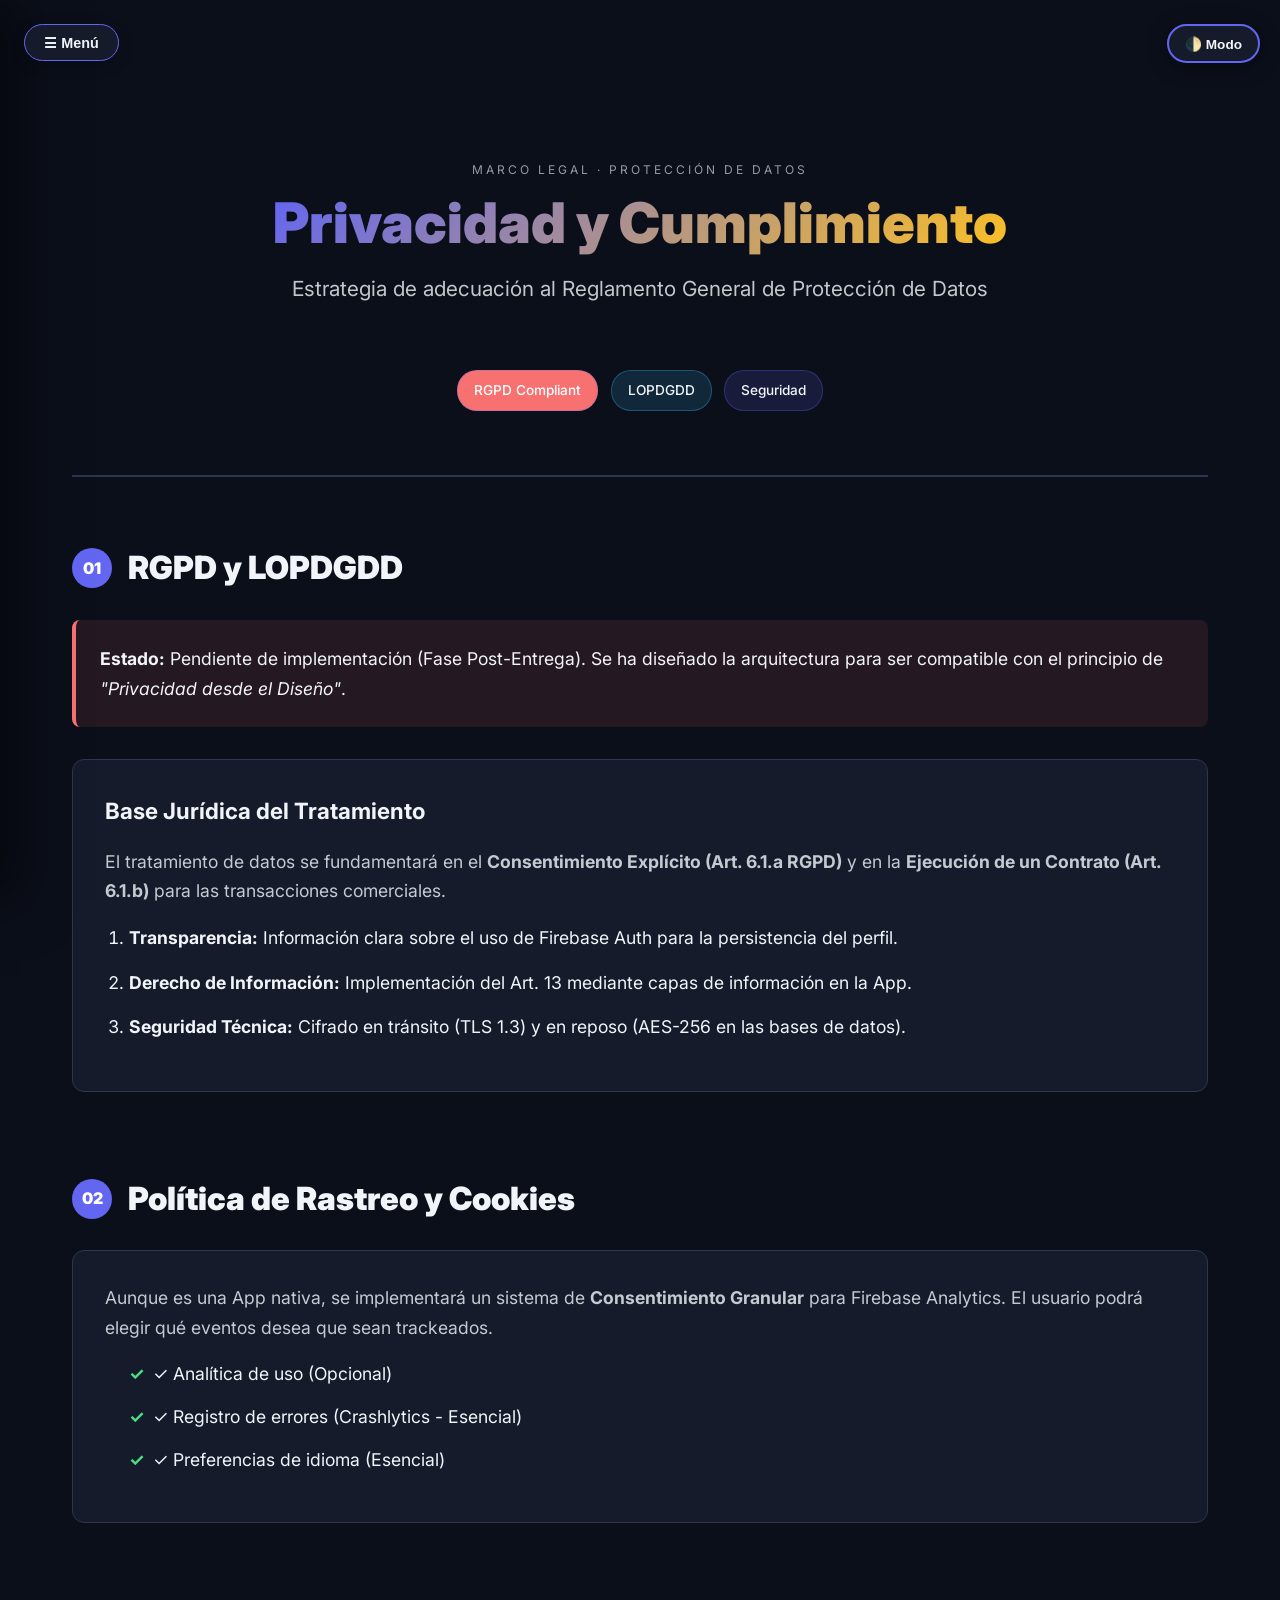
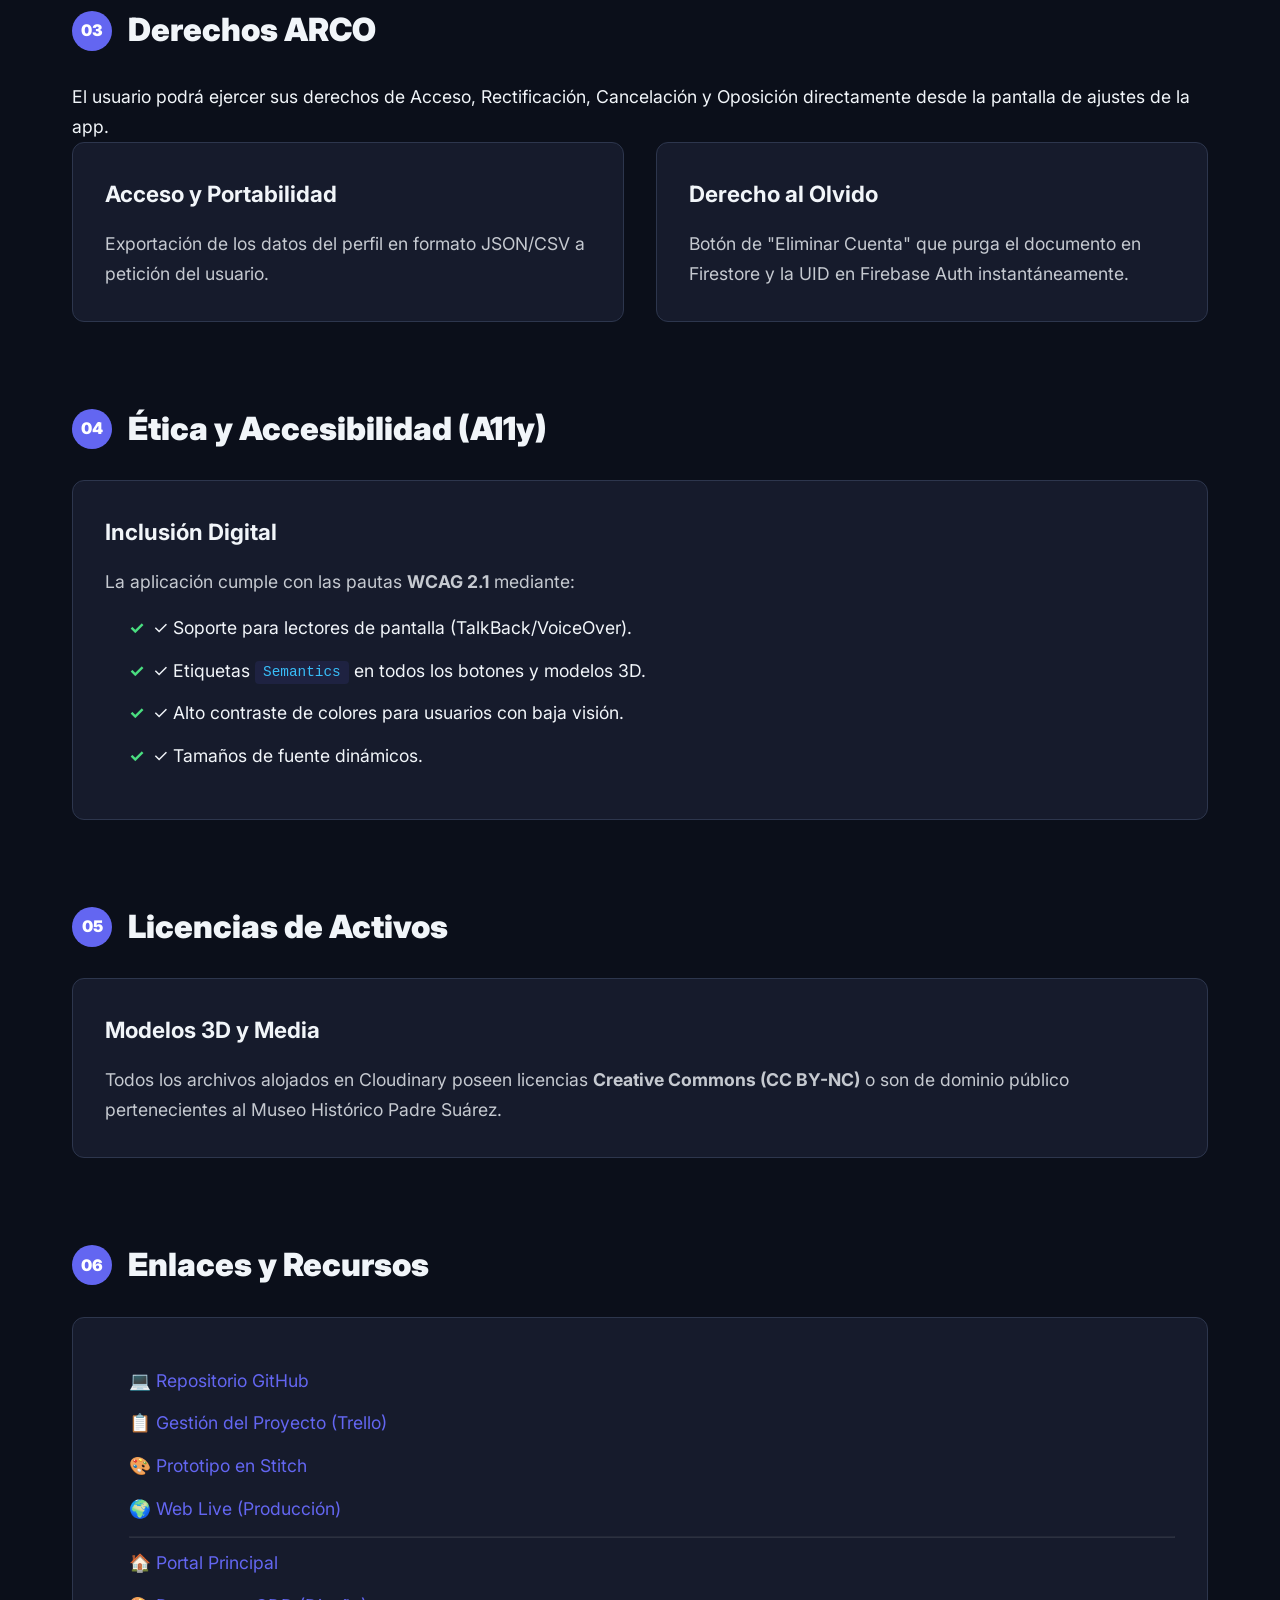
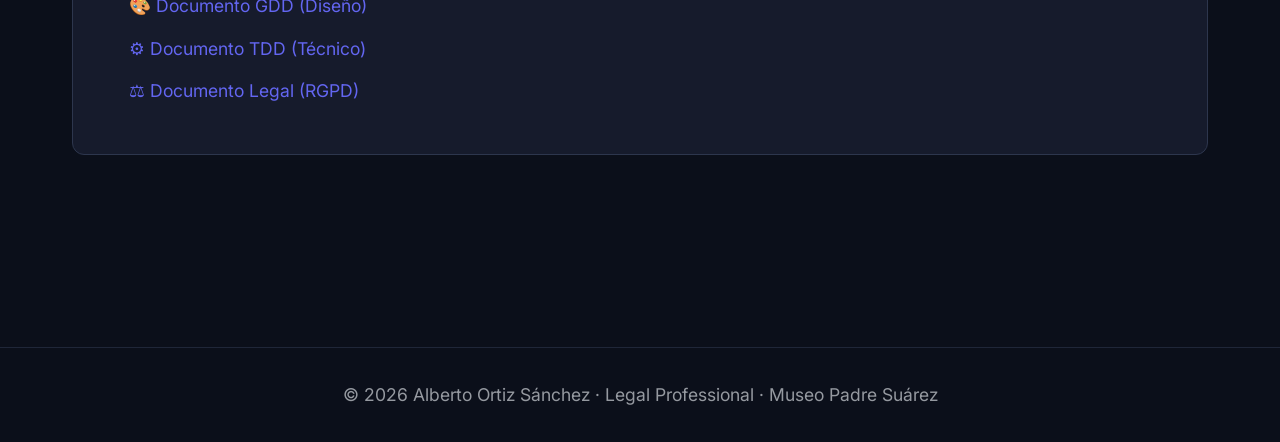
<file: documentation_web/legal.html>
<!DOCTYPE html>
<html lang="es" data-theme="dark">
<head>
    <meta charset="UTF-8">
    <meta name="viewport" content="width=device-width, initial-scale=1.0">
    <title>RGPD y Privacidad — Museo Padre Suárez</title>
    <meta name="description" content="Marco Legal, RGPD y LOPDGDD del Museo Padre Suárez. Detalles sobre privacidad, cookies, derechos ARCO y ética digital para el cumplimiento normativo.">
    <meta name="author" content="Alberto Ortiz Sánchez">
    <meta name="publisher" content="Alberto Ortiz Sánchez">
    <link rel="canonical" href="https://museo-padre-suarez.infinityfreeapp.com/legal.html">
    
    <!-- Open Graph -->
    <meta property="og:type" content="website">
    <meta property="og:title" content="RGPD y Privacidad — Museo Padre Suárez">
    <meta property="og:description" content="Estrategia legal, protección de datos y cumplimiento normativo del Museo Padre Suárez.">
    <meta property="og:image" content="media/icon.png">
    
    <link rel="icon" type="image/png" href="media/icon.png">
    <link rel="image_src" href="media/icon.png">
    <link rel="stylesheet" href="css/style.css?v=5.1">
    <link href="https://fonts.googleapis.com/css2?family=Inter:wght@400;500;700;900&display=swap" rel="stylesheet">
    <script type="application/ld+json">
    {
      "@context": "https://schema.org",
      "@type": "TechArticle",
      "headline": "RGPD y Privacidad — Museo Padre Suárez",
      "description": "Estrategia legal, protección de datos y cumplimiento normativo del proyecto.",
      "image": "media/icon.png",
      "author": {"@type": "Person", "name": "Alberto Ortiz Sánchez"}
    }
    </script>
</head>
<body itemscope itemtype="https://schema.org/TechArticle">
    <button id="menu-toggle" class="menu-btn">☰ Menú</button>
    <button id="back-to-top" class="back-to-top" title="Volver arriba">↑</button>
    
    <nav id="sidebar">
        <h1>Marco Legal</h1>
        <ul>
            <li><a href="index.html" title="Volver al Portal Principal" style="color:var(--primary); font-weight:bold;">🏠 Portal Principal</a></li>
            <li><a href="gdd.html" title="Consultar el Documento de Diseño del Juego" style="color:var(--accent-gold); font-weight:bold;">🎨 Documento GDD</a></li>
            <li><a href="tdd.html" title="Consultar el Documento de Diseño Técnico" style="color:var(--primary); font-weight:bold;">⚙️ Documento TDD</a></li>
            <li><a href="legal.html" title="Consultar el Marco Legal y RGPD" style="color:var(--accent-red); font-weight:bold;">⚖️ Documento Legal</a></li>
            <hr style="opacity:0.1; margin: 1rem 0;">
            <li><a href="#rgpd" title="Ir a la sección de RGPD y LOPDGDD" class="active">01. RGPD / LOPDGDD</a></li>
            <li><a href="#cookies" title="Ver la Política de Cookies">02. Política de Cookies</a></li>
            <li><a href="#privacy" title="Consultar Derechos ARCO">03. Privacidad</a></li>
            <li><a href="#ethics" title="Ver Ética y Accesibilidad">04. Ética y A11y</a></li>
            <li><a href="#licensing" title="Consultar Licencias de Activos">05. Licencias</a></li>
        </ul>
    </nav>

    <div class="theme-controls">
        <button id="theme-toggle" class="chip">🌓 Modo</button>
    </div>

    <main>
        <header class="hero" id="rgpd">
            <p class="subtitle">MARCO LEGAL · PROTECCIÓN DE DATOS</p>
            <h1 itemprop="headline">Privacidad y Cumplimiento</h1>
            <p itemprop="description">Estrategia de adecuación al Reglamento General de Protección de Datos</p>
            <meta itemprop="image" content="media/icon.png">
            <meta itemprop="author" content="Alberto Ortiz Sánchez">
            <div class="chips">
                <div class="chip" style="background: var(--accent-red); color: white;">RGPD Compliant</div>
                <div class="chip blue">LOPDGDD</div>
                <div class="chip">Seguridad</div>
            </div>
        </header>

        <section id="rgpd">
            <h2><span>01</span> RGPD y LOPDGDD</h2>
            <div class="ibox warn">
                <strong>Estado:</strong> Pendiente de implementación (Fase Post-Entrega). Se ha diseñado la arquitectura para ser compatible con el principio de <em>"Privacidad desde el Diseño"</em>.
            </div>
            <div class="card">
                <h3>Base Jurídica del Tratamiento</h3>
                <p>El tratamiento de datos se fundamentará en el <strong>Consentimiento Explícito (Art. 6.1.a RGPD)</strong> y en la <strong>Ejecución de un Contrato (Art. 6.1.b)</strong> para las transacciones comerciales.</p>
                <ul class="step-list">
                    <li><strong>Transparencia:</strong> Información clara sobre el uso de Firebase Auth para la persistencia del perfil.</li>
                    <li><strong>Derecho de Información:</strong> Implementación del Art. 13 mediante capas de información en la App.</li>
                    <li><strong>Seguridad Técnica:</strong> Cifrado en tránsito (TLS 1.3) y en reposo (AES-256 en las bases de datos).</li>
                </ul>
            </div>
        </section>

        <section id="cookies">
            <h2><span>02</span> Política de Rastreo y Cookies</h2>
            <div class="card">
                <p>Aunque es una App nativa, se implementará un sistema de <strong>Consentimiento Granular</strong> para Firebase Analytics. El usuario podrá elegir qué eventos desea que sean trackeados.</p>
                <ul class="list-check">
                    <li>✓ Analítica de uso (Opcional)</li>
                    <li>✓ Registro de errores (Crashlytics - Esencial)</li>
                    <li>✓ Preferencias de idioma (Esencial)</li>
                </ul>
            </div>
        </section>

        <section id="privacy">
            <h2><span>03</span> Derechos ARCO</h2>
            <p>El usuario podrá ejercer sus derechos de Acceso, Rectificación, Cancelación y Oposición directamente desde la pantalla de ajustes de la app.</p>
            <div class="grid">
                <div class="card">
                    <h3>Acceso y Portabilidad</h3>
                    <p>Exportación de los datos del perfil en formato JSON/CSV a petición del usuario.</p>
                </div>
                <div class="card">
                    <h3>Derecho al Olvido</h3>
                    <p>Botón de "Eliminar Cuenta" que purga el documento en Firestore y la UID en Firebase Auth instantáneamente.</p>
                </div>
            </div>
        </section>

        <section id="ethics">
            <h2><span>04</span> Ética y Accesibilidad (A11y)</h2>
            <div class="card">
                <h3>Inclusión Digital</h3>
                <p>La aplicación cumple con las pautas <strong>WCAG 2.1</strong> mediante:</p>
                <ul class="list-check">
                    <li>✓ Soporte para lectores de pantalla (TalkBack/VoiceOver).</li>
                    <li>✓ Etiquetas <code>Semantics</code> en todos los botones y modelos 3D.</li>
                    <li>✓ Alto contraste de colores para usuarios con baja visión.</li>
                    <li>✓ Tamaños de fuente dinámicos.</li>
                </ul>
            </div>
        </section>

        <section id="licensing">
            <h2><span>05</span> Licencias de Activos</h2>
            <div class="card">
                <h3>Modelos 3D y Media</h3>
                <p>Todos los archivos alojados en Cloudinary poseen licencias <strong>Creative Commons (CC BY-NC)</strong> o son de dominio público pertenecientes al Museo Histórico Padre Suárez.</p>
            </div>
        </section>

        <!-- SECCION: ENLACES -->
        <section id="enlaces">
            <h2><span>06</span> Enlaces y Recursos</h2>
            <div class="card">
                <ul class="links-list">
                    <li><a href="https://github.com/TeamProjectsDev/flutter_application_museo" target="_blank" rel="noopener noreferrer author" title="Ver código fuente en GitHub">💻 Repositorio GitHub</a></li>
                    <li><a href="https://trello.com/invite/b/69f2388cbabd30ddc327ba4d/ATTIe3a67b5d853695cc29015db60479ce91566040F8/museo" target="_blank" rel="noopener noreferrer" title="Ver tablero de gestión en Trello">📋 Gestión del Proyecto (Trello)</a></li>
                    <li><a href="https://stitch.withgoogle.com/projects/4937481282756923604" target="_blank" rel="noopener noreferrer" title="Ver prototipo interactivo en Stitch">🎨 Prototipo en Stitch</a></li>
                    <li><a href="https://museo-padre-suarez.infinityfreeapp.com" target="_blank" rel="noopener noreferrer" title="Visitar la web oficial en producción">🌍 Web Live (Producción)</a></li>
                    <hr style="opacity:0.1; margin: 10px 0;">
                    <li><a href="index.html" title="Volver al Portal Principal">🏠 Portal Principal</a></li>
                    <li><a href="gdd.html" title="Consultar el Documento de Diseño del Juego">🎨 Documento GDD (Diseño)</a></li>
                    <li><a href="tdd.html" title="Consultar el Documento de Diseño Técnico">⚙️ Documento TDD (Técnico)</a></li>
                    <li><a href="legal.html" title="Consultar el Marco Legal y RGPD">⚖️ Documento Legal (RGPD)</a></li>
                </ul>
            </div>
        </section>
    </main>

    <footer>
        <p>&copy; 2026 Alberto Ortiz Sánchez · Legal Professional · Museo Padre Suárez</p>
    </footer>

    <script src="js/app.js"></script>
</body>
</html>
</file>
<file: presentation_web/css/style.css>
@import url('https://fonts.googleapis.com/css2?family=Outfit:wght@300;400;500;600;700;800;900&family=Playfair+Display:ital,wght@0,700;0,900;1,700&display=swap');

:root {
    --primary: #6366f1;
    --primary-glow: rgba(99, 102, 241, 0.15);
    --primary-light: #818cf8;
    --accent: #fbbf24;
    --accent-glow: rgba(251, 191, 36, 0.15);
    --bg: #030712;
    --card: rgba(17, 24, 39, 0.6);
    --card-border: rgba(255, 255, 255, 0.08);
    --text: #f3f4f6;
    --text-muted: #9ca3af;
    --danger: #ef4444;
    --success: #10b981;
    --font-sans: 'Outfit', sans-serif;
    --font-serif: 'Playfair Display', serif;
}

* {
    margin: 0;
    padding: 0;
    box-sizing: border-box;
    font-family: var(--font-sans);
}

body {
    background-color: var(--bg);
    color: var(--text);
    overflow: hidden;
    height: 100vh;
    width: 100vw;
}

/* FONDO DINÁMICO (GLOW EFFECTS) */
.background-glow-1, .background-glow-2 {
    position: fixed;
    border-radius: 50%;
    filter: blur(120px);
    z-index: -1;
    pointer-events: none;
    opacity: 0.4;
    animation: float 20s infinite alternate;
}

.background-glow-1 {
    width: 600px;
    height: 600px;
    background: radial-gradient(circle, var(--primary) 0%, rgba(99, 102, 241, 0) 70%);
    top: -10%;
    left: -10%;
}

.background-glow-2 {
    width: 500px;
    height: 500px;
    background: radial-gradient(circle, var(--accent) 0%, rgba(251, 191, 36, 0) 70%);
    bottom: -10%;
    right: -10%;
    animation-delay: -5s;
}

@keyframes float {
    0% { transform: translate(0, 0) scale(1); }
    100% { transform: translate(80px, 50px) scale(1.1); }
}

/* BARRA DE PROGRESO SUPERIOR */
.progress-bar {
    position: fixed;
    top: 0;
    left: 0;
    height: 4px;
    background: linear-gradient(90deg, var(--primary), var(--accent));
    transition: width 0.4s cubic-bezier(0.4, 0, 0.2, 1);
    z-index: 1000;
    box-shadow: 0 0 12px var(--primary);
}

/* CONTROLES SUPERIORES (CONTADOR Y TOC) */
.top-controls {
    position: fixed;
    top: 2rem;
    left: 2rem;
    right: 2rem;
    display: flex;
    justify-content: space-between;
    align-items: center;
    z-index: 999;
}

.slide-counter {
    background: rgba(255, 255, 255, 0.05);
    backdrop-filter: blur(10px);
    border: 1px solid var(--card-border);
    padding: 0.5rem 1rem;
    border-radius: 30px;
    font-weight: 700;
    font-size: 1.1rem;
    letter-spacing: 1px;
    display: flex;
    gap: 0.3rem;
}

.slide-counter span:first-child {
    color: var(--accent);
}

.slide-counter span:last-child {
    color: var(--text-muted);
}

.toc-toggle {
    background: rgba(255, 255, 255, 0.05);
    backdrop-filter: blur(10px);
    border: 1px solid var(--card-border);
    color: var(--text);
    width: 46px;
    height: 46px;
    border-radius: 50%;
    cursor: pointer;
    display: flex;
    align-items: center;
    justify-content: center;
    font-size: 1.2rem;
    transition: all 0.3s cubic-bezier(0.4, 0, 0.2, 1);
}

.toc-toggle:hover {
    background: var(--primary);
    border-color: var(--primary);
    transform: rotate(90deg);
    box-shadow: 0 0 15px rgba(99, 102, 241, 0.5);
}

/* CONTAINER DE SLIDES */
.slides-container {
    width: 100vw;
    height: 100vh;
    position: relative;
    display: flex;
    justify-content: center;
    align-items: center;
}

.slide {
    position: absolute;
    width: 100%;
    height: 100%;
    padding: 6rem 4rem 4rem 4rem;
    display: flex;
    justify-content: center;
    align-items: center;
    opacity: 0;
    visibility: hidden;
    transition: transform 0.8s cubic-bezier(0.16, 1, 0.3, 1), opacity 0.6s ease;
    transform: translateY(30px) scale(0.98);
}

.slide.active {
    opacity: 1;
    visibility: visible;
    transform: translateY(0) scale(1);
}

.slide-content {
    width: 100%;
    max-width: 1200px;
    margin: 0 auto;
    display: flex;
    flex-direction: column;
    justify-content: center;
}

/* ELEMENTOS GENERALES */
h1 {
    font-family: var(--font-serif);
    font-size: clamp(2.5rem, 5vw, 4.5rem);
    line-height: 1.1;
    font-weight: 900;
    color: var(--text);
}

h2 {
    font-family: var(--font-serif);
    font-size: clamp(2rem, 3.5vw, 3rem);
    margin-bottom: 2rem;
    color: var(--text);
    position: relative;
    display: inline-block;
}

h2::after {
    content: '';
    position: absolute;
    bottom: -8px;
    left: 0;
    width: 60px;
    height: 4px;
    background: linear-gradient(90deg, var(--primary), var(--accent));
    border-radius: 2px;
}

.accent {
    background: linear-gradient(135deg, var(--primary-light), var(--accent));
    -webkit-background-clip: text;
    -webkit-text-fill-color: transparent;
    background-clip: text;
}

/* SLIDE 1: PORTADA */
.hero-grid {
    display: grid;
    grid-template-columns: 1.2fr 0.8fr;
    gap: 4rem;
    align-items: center;
}

.hero-text {
    display: flex;
    flex-direction: column;
    gap: 1.5rem;
}

.hero-text .tag {
    align-self: flex-start;
    background: rgba(99, 102, 241, 0.15);
    border: 1px solid var(--primary);
    color: var(--primary-light);
    padding: 0.4rem 1rem;
    border-radius: 20px;
    font-weight: 700;
    font-size: 0.85rem;
    text-transform: uppercase;
    letter-spacing: 1.5px;
}

.hero-text .subtitle {
    font-size: 1.4rem;
    color: var(--text-muted);
    line-height: 1.6;
    max-width: 600px;
    text-align: left;
}

.hero-text .author {
    font-size: 1.1rem;
    font-weight: 600;
    color: var(--accent);
    margin-top: 1rem;
    letter-spacing: 0.5px;
}

.hero-image img {
    width: 100%;
    max-height: 55vh;
    object-fit: contain;
    border-radius: 24px;
    filter: drop-shadow(0 20px 40px rgba(0, 0, 0, 0.5));
    border: 1px solid var(--card-border);
}

/* SLIDE 2: ÍNDICE INTERACTIVO */
.toc-grid {
    display: grid;
    grid-template-columns: repeat(4, 1fr);
    gap: 1.2rem;
    margin-top: 0.8rem;
    width: 100%;
}

.toc-card {
    background: var(--card);
    backdrop-filter: blur(12px);
    border: 1px solid var(--card-border);
    border-radius: 16px;
    padding: 1.2rem 1.2rem;
    cursor: pointer;
    position: relative;
    transition: all 0.3s cubic-bezier(0.25, 0.8, 0.25, 1);
    overflow: hidden;
}

.toc-card:hover {
    transform: translateY(-8px);
    border-color: var(--primary);
    box-shadow: 0 10px 30px rgba(99, 102, 241, 0.25);
}

.toc-card .toc-icon {
    font-size: 1.8rem;
    color: var(--primary-light);
    margin-bottom: 0.8rem;
    transition: transform 0.3s ease;
}

.toc-card:hover .toc-icon {
    transform: scale(1.1) rotate(5deg);
}

.toc-card h4 {
    font-size: 1.1rem;
    font-weight: 700;
    margin-bottom: 0.5rem;
    color: var(--text);
}

.toc-card p {
    font-size: 0.85rem;
    color: var(--text-muted);
    text-align: left;
    line-height: 1.4;
}

.toc-card .toc-badge {
    position: absolute;
    top: 1.5rem;
    right: 1.5rem;
    font-size: 0.9rem;
    font-weight: 800;
    color: rgba(255, 255, 255, 0.1);
    border: 1px solid rgba(255, 255, 255, 0.05);
    padding: 0.2rem 0.6rem;
    border-radius: 8px;
    transition: all 0.3s ease;
}

.toc-card:hover .toc-badge {
    color: var(--accent);
    border-color: rgba(251, 191, 36, 0.3);
}

/* SLIDE 3: DESAFÍOS */
.challenge-grid {
    display: grid;
    grid-template-columns: repeat(3, 1fr);
    gap: 2rem;
    margin-top: 1rem;
}

.challenge-card {
    background: var(--card);
    backdrop-filter: blur(12px);
    border: 1px solid var(--card-border);
    border-radius: 20px;
    padding: 2.5rem 2rem;
    text-align: center;
    transition: all 0.3s cubic-bezier(0.25, 0.8, 0.25, 1);
}

.challenge-card:hover {
    transform: translateY(-8px);
    box-shadow: 0 12px 30px rgba(0, 0, 0, 0.3);
}

.challenge-card .icon-wrapper {
    width: 70px;
    height: 70px;
    border-radius: 50%;
    margin: 0 auto 1.8rem auto;
    display: flex;
    align-items: center;
    justify-content: center;
    font-size: 2rem;
}

.challenge-card .icon-wrapper.primary {
    background: var(--primary-glow);
    border: 1px solid var(--primary);
    color: var(--primary-light);
}

.challenge-card .icon-wrapper.accent-icon {
    background: var(--accent-glow);
    border: 1px solid var(--accent);
    color: var(--accent);
}

.challenge-card .icon-wrapper.danger {
    background: rgba(239, 68, 68, 0.15);
    border: 1px solid var(--danger);
    color: var(--danger);
}

.challenge-card h3 {
    font-size: 1.4rem;
    font-weight: 700;
    margin-bottom: 1rem;
}

.challenge-card p {
    font-size: 1rem;
    color: var(--text-muted);
    line-height: 1.6;
}

/* DOS COLUMNAS GENERAL */
.two-column {
    display: grid;
    grid-template-columns: 1fr 1fr;
    gap: 4rem;
    align-items: center;
}

.two-column.reverse {
    direction: ltr;
}

.two-column.reverse .col-text {
    order: 1;
}
.two-column.reverse .col-image {
    order: 2;
}

.col-image img {
    width: 100%;
    max-height: 60vh;
    object-fit: contain;
    border-radius: 20px;
    border: 1px solid var(--card-border);
    box-shadow: 0 15px 35px rgba(0, 0, 0, 0.4);
}

.col-text {
    display: flex;
    flex-direction: column;
    gap: 1.5rem;
}

.highlight-box {
    background: var(--card);
    backdrop-filter: blur(12px);
    border-left: 4px solid var(--primary);
    padding: 2rem;
    border-radius: 0 16px 16px 0;
    border-top: 1px solid var(--card-border);
    border-right: 1px solid var(--card-border);
    border-bottom: 1px solid var(--card-border);
}

.highlight-box.accent-border {
    border-left-color: var(--accent);
}

.highlight-box h3 {
    font-size: 1.3rem;
    margin-bottom: 0.8rem;
    color: var(--text);
}

.highlight-box p {
    font-size: 1.05rem;
    color: var(--text-muted);
    text-align: left;
    line-height: 1.6;
}

/* DIAGRAMA DE ARQUITECTURA */
.architecture-diagram {
    width: 100%;
    max-width: 900px;
    margin: 2rem auto 0 auto;
    background: var(--card);
    border: 1px solid var(--card-border);
    border-radius: 24px;
    padding: 2.5rem;
    backdrop-filter: blur(12px);
    box-shadow: 0 15px 35px rgba(0, 0, 0, 0.4);
}

.architecture-diagram svg {
    width: 100%;
    height: auto;
}

/* RIVERPOD Y CARACTERÍSTICAS */
.feature-grid-2 {
    display: grid;
    grid-template-columns: 1fr 1fr;
    gap: 2rem;
    margin-top: 1rem;
}

.feature-item {
    background: var(--card);
    backdrop-filter: blur(12px);
    border: 1px solid var(--card-border);
    padding: 2.5rem;
    border-radius: 20px;
    position: relative;
    overflow: hidden;
}

.feature-item h3 {
    font-size: 1.4rem;
    margin-bottom: 1rem;
    color: var(--primary-light);
}

.feature-item p {
    font-size: 1.05rem;
    color: var(--text-muted);
    text-align: left;
    line-height: 1.6;
    z-index: 2;
    position: relative;
}

.feature-item .feature-icon {
    position: absolute;
    right: -10px;
    bottom: -15px;
    font-size: 7rem;
    color: rgba(255, 255, 255, 0.025);
    z-index: 1;
    pointer-events: none;
    transition: all 0.3s ease;
}

.feature-item:hover .feature-icon {
    color: rgba(99, 102, 241, 0.05);
    transform: scale(1.05) rotate(-5deg);
}

/* TICKETING STEPS */
.ticketing-steps {
    display: flex;
    flex-direction: column;
    gap: 1.5rem;
}

.step {
    display: flex;
    gap: 1.5rem;
    align-items: center;
}

.step-num {
    width: 50px;
    height: 50px;
    border-radius: 50%;
    background: var(--primary-glow);
    border: 2px solid var(--primary);
    color: var(--primary-light);
    display: flex;
    align-items: center;
    justify-content: center;
    font-size: 1.3rem;
    font-weight: 800;
    flex-shrink: 0;
}

.step h4 {
    font-size: 1.15rem;
    font-weight: 700;
    margin-bottom: 0.2rem;
}

.step p {
    font-size: 0.95rem;
    color: var(--text-muted);
    text-align: left;
}

/* VALIDATION FLOW */
.validation-flow {
    display: flex;
    justify-content: space-between;
    align-items: center;
    width: 100%;
    margin-top: 2rem;
    background: var(--card);
    border: 1px solid var(--card-border);
    padding: 3rem 2rem;
    border-radius: 24px;
    backdrop-filter: blur(12px);
}

.flow-item {
    flex: 1;
    display: flex;
    flex-direction: column;
    align-items: center;
    text-align: center;
    gap: 1rem;
}

.flow-circle {
    font-size: 2.5rem;
    width: 80px;
    height: 80px;
    background: rgba(255, 255, 255, 0.03);
    border: 1px solid var(--card-border);
    border-radius: 50%;
    display: flex;
    align-items: center;
    justify-content: center;
    box-shadow: 0 10px 20px rgba(0, 0, 0, 0.2);
    transition: all 0.3s ease;
}

.flow-item:hover .flow-circle {
    transform: scale(1.1);
    border-color: var(--primary);
    box-shadow: 0 0 20px rgba(99, 102, 241, 0.3);
}

.flow-item p {
    font-size: 0.95rem;
    color: var(--text-muted);
    max-width: 180px;
    line-height: 1.4;
}

.flow-item p strong {
    color: var(--text);
}

.flow-arrow {
    color: var(--primary-light);
    font-size: 1.5rem;
    animation: pulseArrow 2s infinite;
}

@keyframes pulseArrow {
    0%, 100% { transform: translateX(0); opacity: 0.6; }
    50% { transform: translateX(5px); opacity: 1; }
}

/* REALIDAD AUMENTADA E IA */
.ar-features, .admin-features {
    display: flex;
    flex-direction: column;
    gap: 2rem;
}

.ar-feature, .admin-feature {
    display: flex;
    gap: 1.5rem;
    align-items: flex-start;
}

.ar-feature i, .admin-feature i {
    font-size: 2rem;
    color: var(--accent);
    background: var(--accent-glow);
    padding: 1rem;
    border-radius: 16px;
    border: 1px solid rgba(251, 191, 36, 0.2);
}

.admin-feature i {
    color: var(--primary-light);
    background: var(--primary-glow);
    border-color: rgba(99, 102, 241, 0.2);
}

.ar-feature h4, .admin-feature h4 {
    font-size: 1.25rem;
    margin-bottom: 0.4rem;
}

.ar-feature p, .admin-feature p {
    font-size: 1rem;
    color: var(--text-muted);
    text-align: left;
}

/* SEGURIDAD */
.security-grid {
    display: grid;
    grid-template-columns: repeat(4, 1fr);
    gap: 1.5rem;
    margin-top: 1rem;
}

.security-card {
    background: var(--card);
    backdrop-filter: blur(12px);
    border: 1px solid var(--card-border);
    border-radius: 20px;
    padding: 2rem 1.5rem;
    text-align: center;
    transition: all 0.3s ease;
}

.security-card:hover {
    transform: translateY(-5px);
    border-color: var(--primary);
    box-shadow: 0 10px 25px rgba(99, 102, 241, 0.2);
}

.security-card i {
    font-size: 2.2rem;
    color: var(--primary-light);
    margin-bottom: 1.5rem;
}

.security-card h3 {
    font-size: 1.15rem;
    margin-bottom: 0.8rem;
}

.security-card p {
    font-size: 0.9rem;
    color: var(--text-muted);
    line-height: 1.5;
}

/* GAMIFICACIÓN */
.gamification-box {
    background: var(--card);
    backdrop-filter: blur(12px);
    border: 1px solid var(--card-border);
    padding: 1.8rem;
    border-radius: 20px;
}

.rank-table {
    display: flex;
    flex-direction: column;
    gap: 0.8rem;
    margin-top: 1rem;
}

.rank-row {
    display: flex;
    justify-content: space-between;
    align-items: center;
    padding: 0.8rem 1.2rem;
    background: rgba(255, 255, 255, 0.02);
    border: 1px solid rgba(255, 255, 255, 0.05);
    border-radius: 12px;
    font-weight: 600;
}

.rank-badge {
    padding: 0.3rem 0.8rem;
    border-radius: 20px;
    font-size: 0.8rem;
    font-weight: 800;
    text-transform: uppercase;
}

.rank-badge.gray { background: rgba(156, 163, 175, 0.15); color: #d1d5db; border: 1px solid #9ca3af; }
.rank-badge.bronze { background: rgba(217, 119, 6, 0.15); color: #fbbf24; border: 1px solid #d97706; }
.rank-badge.silver { background: rgba(156, 163, 175, 0.2); color: #e5e7eb; border: 1px solid #d1d5db; }
.rank-badge.gold { background: rgba(245, 158, 11, 0.2); color: #fef08a; border: 1px solid #f59e0b; }

/* CI/CD PIPELINE */
.cicd-box {
    margin-top: 1.5rem;
    background: var(--card);
    border: 1px solid var(--card-border);
    padding: 3rem 2rem;
    border-radius: 24px;
    backdrop-filter: blur(12px);
}

.cicd-section h3 {
    text-align: center;
    margin-bottom: 2rem;
    font-size: 1.4rem;
    color: var(--primary-light);
}

.pipeline {
    display: flex;
    justify-content: center;
    align-items: center;
    gap: 2rem;
}

.pipeline-stage {
    background: rgba(255, 255, 255, 0.03);
    border: 1px solid var(--card-border);
    padding: 1.5rem 2rem;
    border-radius: 16px;
    text-align: center;
    min-width: 180px;
    box-shadow: 0 8px 20px rgba(0, 0, 0, 0.2);
    transition: all 0.3s ease;
}

.pipeline-stage:hover {
    transform: translateY(-5px);
    border-color: var(--primary);
    box-shadow: 0 10px 20px rgba(99, 102, 241, 0.2);
}

.pipeline-stage i {
    font-size: 1.8rem;
    color: var(--accent);
    margin-bottom: 0.8rem;
}

.pipeline-stage p {
    font-size: 0.95rem;
    font-weight: 700;
}

.pipeline-arrow {
    color: var(--primary-light);
    font-size: 1.5rem;
    font-weight: bold;
}

/* RECURSOS */
.resources-grid {
    display: grid;
    grid-template-columns: repeat(4, 1fr);
    gap: 1.5rem;
    margin-top: 1.5rem;
}

.resource-card {
    background: var(--card);
    backdrop-filter: blur(12px);
    border: 1px solid var(--card-border);
    border-radius: 20px;
    padding: 2.5rem 1.5rem;
    text-align: center;
    text-decoration: none;
    color: var(--text);
    transition: all 0.3s cubic-bezier(0.25, 0.8, 0.25, 1);
}

.resource-card:hover {
    transform: translateY(-8px);
    border-color: var(--primary);
    box-shadow: 0 12px 30px rgba(99, 102, 241, 0.25);
}

.resource-card i {
    font-size: 2.8rem;
    margin-bottom: 1.5rem;
    transition: transform 0.3s ease;
}

.resource-card:hover i {
    transform: scale(1.15);
}

.resource-card .fa-github { color: #fff; }
.resource-card .fa-trello { color: #0079bf; }
.resource-card .fa-pen-nib { color: var(--accent); }
.resource-card .fa-book { color: var(--success); }

.resource-card h3 {
    font-size: 1.25rem;
    font-weight: 700;
    margin-bottom: 0.6rem;
}

.resource-card p {
    font-size: 0.85rem;
    color: var(--text-muted);
    line-height: 1.5;
}

/* ASISTENTE IA */
.ai-box {
    background: var(--card);
    backdrop-filter: blur(12px);
    border: 1px solid var(--card-border);
    padding: 2rem;
    border-radius: 24px;
}

.ai-tech {
    font-size: 1rem;
    font-weight: 700;
    margin-bottom: 1.5rem;
    letter-spacing: 0.5px;
    text-transform: uppercase;
}

.ai-features-list {
    display: flex;
    flex-direction: column;
    gap: 1.2rem;
}

.ai-item {
    display: flex;
    gap: 1.2rem;
    align-items: center;
}

.ai-item i {
    width: 44px;
    height: 44px;
    background: rgba(99, 102, 241, 0.1);
    border: 1px solid var(--primary-glow);
    border-radius: 12px;
    display: flex;
    align-items: center;
    justify-content: center;
    color: var(--primary-light);
    font-size: 1.2rem;
}

.ai-item strong {
    font-size: 1.05rem;
    display: block;
    margin-bottom: 0.1rem;
}

.ai-item p {
    font-size: 0.85rem;
    color: var(--text-muted);
    text-align: left;
}

/* ROADMAP */
.roadmap-grid {
    display: grid;
    grid-template-columns: 1fr 1fr;
    gap: 2rem;
    margin-top: 1.5rem;
}

.roadmap-section {
    background: var(--card);
    backdrop-filter: blur(12px);
    border: 1px solid var(--card-border);
    border-radius: 20px;
    padding: 2.2rem;
}

.roadmap-section h3 {
    font-size: 1.3rem;
    color: var(--accent);
    margin-bottom: 1.5rem;
    border-bottom: 1px solid rgba(251, 191, 36, 0.1);
    padding-bottom: 0.8rem;
}

.roadmap-list {
    list-style: none;
    display: flex;
    flex-direction: column;
    gap: 1.2rem;
}

.roadmap-list li {
    display: flex;
    align-items: center;
    gap: 1rem;
    font-size: 1.1rem;
    font-weight: 500;
}

.roadmap-list li i {
    color: var(--primary-light);
    font-size: 1.1rem;
}

/* CONCLUSION */
.conclusion {
    text-align: center;
}

.conclusion-box {
    background: linear-gradient(135deg, rgba(99, 102, 241, 0.1), rgba(251, 191, 36, 0.05));
    border: 1px solid var(--card-border);
    padding: 4rem 3rem;
    border-radius: 30px;
    backdrop-filter: blur(15px);
    max-width: 800px;
    margin: 0 auto;
    box-shadow: 0 20px 40px rgba(0, 0, 0, 0.4);
}

.conclusion-box h2 {
    font-family: var(--font-serif);
    font-style: italic;
    color: var(--text);
    margin-bottom: 1.5rem;
}

.conclusion-box h2::after { display: none; }

.conclusion-box p {
    font-size: 1.2rem;
    color: var(--text-muted);
    line-height: 1.7;
    margin: 0 auto;
}

/* CIERRE */
.closing {
    text-align: center;
    display: flex;
    flex-direction: column;
    align-items: center;
    justify-content: center;
    gap: 1.5rem;
}

.closing h1 {
    font-size: clamp(3rem, 6vw, 5rem);
    margin-bottom: 0.5rem;
}

.closing-subtitle {
    font-size: 1.5rem;
    color: var(--text-muted);
    margin-bottom: 2rem;
}

.closing-buttons {
    display: flex;
    gap: 1.2rem;
    margin-bottom: 2.5rem;
    flex-wrap: wrap;
    justify-content: center;
}

.closing-buttons a {
    display: inline-flex;
    align-items: center;
    gap: 0.8rem;
    padding: 0.9rem 1.8rem;
    border-radius: 14px;
    font-weight: 700;
    font-size: 1.05rem;
    text-decoration: none;
    color: white;
    transition: all 0.3s cubic-bezier(0.25, 0.8, 0.25, 1);
    box-shadow: 0 4px 15px rgba(0, 0, 0, 0.3);
}

.closing-buttons a:hover {
    transform: translateY(-4px);
    box-shadow: 0 8px 25px rgba(0, 0, 0, 0.4);
}

.btn-primary { background: #1f2937; border: 1px solid rgba(255,255,255,0.1); }
.btn-secondary { background: #0079bf; border: 1px solid rgba(255,255,255,0.1); }
.btn-tertiary { background: var(--accent); color: #000 !important; }
.btn-success { background: var(--success); }

.closing-buttons a i {
    font-size: 1.2rem;
}

.closing-credit {
    font-size: 0.95rem;
    color: var(--text-muted);
    letter-spacing: 0.5px;
}

/* CONTROLES DE NAVEGACIÓN (BOTTOM RIGHT) */
.navigation {
    position: fixed;
    bottom: 2.5rem;
    right: 2.5rem;
    display: flex;
    gap: 1rem;
    z-index: 999;
}

.nav-btn {
    width: 52px;
    height: 52px;
    border-radius: 50%;
    border: 1px solid var(--card-border);
    background: rgba(255, 255, 255, 0.03);
    backdrop-filter: blur(10px);
    color: var(--text);
    cursor: pointer;
    display: flex;
    align-items: center;
    justify-content: center;
    font-size: 1.1rem;
    transition: all 0.3s cubic-bezier(0.16, 1, 0.3, 1);
}

.nav-btn:hover {
    background: var(--primary);
    border-color: var(--primary);
    transform: scale(1.08);
    box-shadow: 0 0 15px rgba(99, 102, 241, 0.4);
}

/* TECLADO DE HINT (BOTTOM LEFT) */
.keyboard-hint {
    position: fixed;
    bottom: 2.5rem;
    left: 2.5rem;
    display: flex;
    gap: 1.5rem;
    z-index: 999;
    background: rgba(255, 255, 255, 0.02);
    backdrop-filter: blur(10px);
    padding: 0.4rem 1rem;
    border-radius: 30px;
    border: 1px solid var(--card-border);
    pointer-events: none;
}

.keyboard-hint span {
    font-size: 0.85rem;
    color: var(--text-muted);
    display: flex;
    align-items: center;
    gap: 0.4rem;
}

.keyboard-hint kbd {
    background: rgba(255, 255, 255, 0.1);
    color: var(--text);
    border: 1px solid rgba(255, 255, 255, 0.15);
    border-radius: 4px;
    padding: 0.15rem 0.4rem;
    font-size: 0.75rem;
    font-weight: 700;
}

/* CAJÓN DEL ÍNDICE (TOC DRAWER) */
.toc-drawer {
    position: fixed;
    top: 0;
    right: -400px;
    width: 380px;
    height: 100vh;
    background: rgba(10, 15, 30, 0.95);
    backdrop-filter: blur(20px);
    border-left: 1px solid var(--card-border);
    z-index: 1001;
    display: flex;
    flex-direction: column;
    transition: right 0.4s cubic-bezier(0.16, 1, 0.3, 1);
    box-shadow: -10px 0 30px rgba(0, 0, 0, 0.5);
}

.toc-drawer.open {
    right: 0;
}

.toc-header {
    padding: 2rem;
    display: flex;
    justify-content: space-between;
    align-items: center;
    border-bottom: 1px solid var(--card-border);
}

.toc-header h3 {
    font-family: var(--font-serif);
    font-size: 1.4rem;
}

.toc-close {
    background: none;
    border: none;
    color: var(--text-muted);
    cursor: pointer;
    font-size: 1.2rem;
    transition: color 0.3s ease;
}

.toc-close:hover {
    color: var(--danger);
}

.toc-content {
    flex: 1;
    overflow-y: auto;
    padding: 1.5rem;
    display: flex;
    flex-direction: column;
    gap: 0.5rem;
}

/* Personalizar barra de desplazamiento del TOC */
.toc-content::-webkit-scrollbar {
    width: 6px;
}
.toc-content::-webkit-scrollbar-track {
    background: rgba(255, 255, 255, 0.02);
}
.toc-content::-webkit-scrollbar-thumb {
    background: rgba(255, 255, 255, 0.1);
    border-radius: 3px;
}
.toc-content::-webkit-scrollbar-thumb:hover {
    background: var(--primary);
}

.toc-drawer-item {
    display: flex;
    align-items: center;
    gap: 1.2rem;
    padding: 0.9rem 1.2rem;
    border-radius: 12px;
    cursor: pointer;
    transition: all 0.3s ease;
    border: 1px solid transparent;
}

.toc-drawer-item:hover {
    background: rgba(99, 102, 241, 0.05);
    border-color: rgba(99, 102, 241, 0.15);
}

.toc-drawer-item.active {
    background: var(--primary-glow);
    border-color: var(--primary-glow);
}

.toc-drawer-item.active .toc-drawer-title {
    color: var(--primary-light);
    font-weight: 700;
}

.toc-drawer-num {
    font-size: 0.85rem;
    font-weight: 800;
    color: var(--accent);
    background: var(--accent-glow);
    padding: 0.2rem 0.5rem;
    border-radius: 6px;
    border: 1px solid rgba(251, 191, 36, 0.15);
}

.toc-drawer-title {
    font-size: 0.95rem;
    color: rgba(255, 255, 255, 0.85);
    transition: color 0.3s ease;
}

.toc-drawer-item:hover .toc-drawer-title {
    color: var(--text);
}

/* OVERLAY PARA CERRAR EL TOC */
.toc-overlay {
    position: fixed;
    top: 0;
    left: 0;
    width: 100vw;
    height: 100vh;
    background: rgba(0, 0, 0, 0.6);
    backdrop-filter: blur(4px);
    z-index: 1000;
    opacity: 0;
    visibility: hidden;
    transition: all 0.4s ease;
}

.toc-overlay.active {
    opacity: 1;
    visibility: visible;
}

/* RESPONSIVE DESIGN */
@media (max-width: 1024px) {
    .hero-grid, .two-column {
        grid-template-columns: 1fr;
        gap: 2rem;
        text-align: center;
    }
    
    .hero-text .subtitle, .hero-text .tag, .highlight-box p, .col-text {
        text-align: center;
        align-self: center;
        margin: 0 auto;
    }
    
    .two-column.reverse .col-text {
        order: 2;
    }
    .two-column.reverse .col-image {
        order: 1;
    }
    
    .toc-grid {
        grid-template-columns: 1fr 1fr;
    }
    
    .challenge-grid, .security-grid, .resources-grid {
        grid-template-columns: 1fr 1fr;
        gap: 1.5rem;
    }
    
    .pipeline {
        flex-direction: column;
        gap: 1rem;
    }
    
    .pipeline-arrow {
        transform: rotate(90deg);
    }
}

@media (max-width: 640px) {
    .toc-grid, .challenge-grid, .security-grid, .resources-grid, .roadmap-grid, .feature-grid-2 {
        grid-template-columns: 1fr;
    }
    
    .slide {
        padding: 6rem 1.5rem 6rem 1.5rem;
        overflow-y: auto;
    }
    
    .slide-content {
        justify-content: flex-start;
    }
    
    .validation-flow {
        flex-direction: column;
        gap: 1.5rem;
        padding: 2rem 1.5rem;
    }
    
    .flow-arrow {
        transform: rotate(90deg);
    }
    
    .toc-drawer {
        width: 100%;
        right: -100%;
    }
    
    .keyboard-hint {
        display: none;
    }
}
</file>
<file: documentation_web/css/style.css>
:root {
    --primary: #6366f1;
    --primary-hover: #4f46e5;
    
    /* Dark Theme (Default) */
    --bg-dark: #0b0f1a;
    --text-dark: #f1f5f9;
    --card-dark: #161b2c;
    --border-dark: #2d364d;
    
    /* Light Theme */
    --bg-light: #f8fafc;
    --text-light: #0f172a;
    --card-light: #ffffff;
    --border-light: #e2e8f0;

    --accent-gold: #fbbf24;
    --accent-blue: #38bdf8;
    --accent-green: #4ade80;
    --accent-red: #f87171;
}

[data-theme="dark"] {
    --bg: var(--bg-dark);
    --text: var(--text-dark);
    --card: var(--card-dark);
    --border: var(--border-dark);
    --table-header: rgba(255,255,255,0.03);
}

[data-theme="light"] {
    --bg: var(--bg-light);
    --text: var(--text-light);
    --card: var(--card-light);
    --border: var(--border-light);
    --table-header: rgba(0,0,0,0.02);
}

* { 
    margin: 0; 
    padding: 0; 
    box-sizing: border-box; 
}

html, body {
    overflow-x: hidden; /* Evita que nada empuje el botón fuera */
    width: 100%;
    scroll-behavior: smooth;
}

body {
    font-family: 'Inter', system-ui, -apple-system, sans-serif;
    background-color: var(--bg);
    color: var(--text);
    line-height: 1.7;
    font-size: 1.1rem;
    transition: background-color 0.3s, color 0.3s;
}

/* --- SIDEBAR (FLOTANTE PREMIUM) --- */
nav {
    width: 280px;
    height: 100vh;
    position: fixed;
    top: 0;
    left: 0;
    border-right: 1px solid var(--border);
    padding: 5rem 1.5rem 2rem; 
    background: var(--bg);
    z-index: 5000;
    transform: translateX(-100%);
    transition: transform 0.4s cubic-bezier(0.4, 0, 0.2, 1);
    box-shadow: 20px 0 50px rgba(0,0,0,0.5);
    overflow-y: auto;
}

nav.open {
    transform: translateX(0);
}

nav h1 {
    font-size: 0.8rem;
    color: var(--primary);
    margin-bottom: 1.2rem;
    font-weight: 900;
    text-transform: uppercase;
    letter-spacing: 2px;
    padding-left: 0.8rem;
    opacity: 0.7;
}

nav ul { 
    list-style: none; 
}

nav ul li { 
    margin-bottom: 2px; 
}

nav ul li a {
    text-decoration: none;
    color: var(--text);
    font-size: 0.8rem;
    display: block;
    padding: 0.45rem 0.8rem;
    border-radius: 8px;
    opacity: 0.6;
    transition: all 0.2s;
    white-space: nowrap;
}

nav ul li a:hover { 
    opacity: 1; 
    background: rgba(99, 102, 241, 0.1); 
    transform: translateX(3px); 
}

nav ul li a.active { 
    background: var(--primary); 
    color: white; 
    opacity: 1; 
}

/* --- MAIN CONTENT --- */
main {
    padding: 2rem;
    max-width: 1200px;
    margin: 0 auto !important; /* Centrado perfecto forzado */
    position: relative;
}

/* --- BUTTONS --- */
#menu-toggle, #back-to-top {
    position: fixed;
    background: var(--card);
    border: 1px solid var(--border);
    color: var(--text);
    border-radius: 8px;
    padding: 0.7rem 1rem;
    cursor: pointer;
    z-index: 2000;
    transition: all 0.3s;
    font-weight: 500;
    font-size: 0.9rem;
}

#menu-toggle {
    top: 1.5rem;
    left: 1.5rem;
    display: block;
    z-index: 6000;
    background: var(--card);
    border: 1px solid var(--primary);
    padding: 0.6rem 1.2rem;
    border-radius: 50px;
    box-shadow: 0 4px 15px rgba(0,0,0,0.2);
}
#menu-toggle {
    position: fixed;
    top: 1.5rem;
    left: 1.5rem;
    display: block;
    z-index: 6000;
    background: var(--card);
    border: 1px solid var(--primary);
    color: var(--text);
    padding: 0.6rem 1.2rem;
    border-radius: 50px;
    box-shadow: 0 4px 15px rgba(0,0,0,0.2);
    cursor: pointer;
    font-weight: 600;
    transition: all 0.3s;
}

#menu-toggle:hover {
    background: var(--primary);
    color: white;
    transform: scale(1.05);
}

#back-to-top {
    bottom: 2rem;
    right: 2rem;
    opacity: 0;
    pointer-events: none;
    transition: opacity 0.3s, transform 0.3s;
}

#back-to-top.visible {
    opacity: 1;
    pointer-events: auto;
}

#back-to-top:hover {
    background: var(--primary);
    color: white;
    transform: scale(1.1);
}

.theme-controls {
    position: fixed !important;
    top: 1.5rem !important;
    right: 20px !important;
    left: auto !important;
    width: auto !important;
    z-index: 9999 !important;
    display: block !important;
}

#theme-toggle {
    background: var(--card) !important;
    border: 2px solid var(--primary) !important;
    color: var(--text) !important;
    padding: 0.6rem 1rem !important;
    border-radius: 50px !important;
    font-weight: 700 !important;
    box-shadow: 0 4px 20px rgba(0,0,0,0.4) !important;
    white-space: nowrap !important;
    cursor: pointer;
    display: flex;
    align-items: center;
    gap: 5px;
}

#theme-toggle:hover {
    background: var(--primary);
    color: white;
}

/* --- CHIPS --- */
.chips {
    display: flex;
    flex-wrap: wrap;
    gap: 0.8rem;
    margin-top: 2rem;
    justify-content: center; /* Centrado de chips */
}

.chip {
    display: inline-block;
    padding: 0.5rem 1rem;
    background: rgba(99, 102, 241, 0.15);
    border: 1px solid rgba(99, 102, 241, 0.3);
    border-radius: 20px;
    font-size: 0.85rem;
    font-weight: 500;
    color: var(--text);
    transition: all 0.2s;
    cursor: default;
}

.chip:hover {
    border-color: var(--primary);
    background: rgba(99, 102, 241, 0.25);
}

.chip.blue {
    background: rgba(59, 189, 248, 0.15);
    border-color: rgba(59, 189, 248, 0.3);
}

.chip.gold {
    background: rgba(251, 191, 36, 0.15);
    border-color: rgba(251, 191, 36, 0.3);
}

.hero {
    padding: 8rem 2rem 4rem; /* Más espacio arriba */
    margin-bottom: 4rem;
    border-bottom: 2px solid var(--border);
    animation: fadeIn 0.6s ease-out;
    text-align: center;
    display: flex;
    flex-direction: column;
    align-items: center;
}

.hero p.subtitle {
    text-transform: uppercase;
    letter-spacing: 3px;
    opacity: 0.6;
    font-size: 0.75rem;
    margin-bottom: 0.8rem;
}

.hero h1 {
    font-size: 3.5rem;
    font-weight: 900;
    margin-bottom: 1rem;
    line-height: 1.1;
    background: linear-gradient(135deg, var(--primary), var(--accent-gold));
    -webkit-background-clip: text;
    -webkit-text-fill-color: transparent;
    background-clip: text;
}

.hero > p {
    font-size: 1.3rem;
    opacity: 0.8;
    margin-bottom: 2rem;
    max-width: 800px;
    margin-left: auto;
    margin-right: auto;
}

/* --- SECTIONS --- */
section {
    margin-bottom: 5rem;
    animation: fadeIn 0.6s ease-out;
}

section h2 {
    font-size: 2rem;
    font-weight: 900;
    margin-bottom: 1.5rem;
    display: flex;
    align-items: center;
    gap: 1rem;
}

section h2 span {
    display: inline-flex;
    align-items: center;
    justify-content: center;
    width: 2.5rem;
    height: 2.5rem;
    background: var(--primary);
    color: white;
    border-radius: 50%;
    font-weight: 900;
    font-size: 1rem;
}

section h3 {
    font-size: 1.4rem;
    font-weight: 700;
    margin-top: 2rem;
    margin-bottom: 1rem;
    color: var(--text);
}

/* --- IBOX --- */
.ibox {
    padding: 1.5rem;
    border-left: 4px solid var(--primary);
    border-radius: 8px;
    background: rgba(99, 102, 241, 0.08);
    margin-bottom: 2rem;
}

.ibox.blue {
    border-color: var(--primary);
    background: rgba(99, 102, 241, 0.1);
}

.ibox.gold {
    border-color: var(--accent-gold);
    background: rgba(251, 191, 36, 0.1);
}

.ibox.green {
    border-color: var(--accent-green);
    background: rgba(74, 222, 128, 0.1);
}

.ibox.warn {
    border-color: var(--accent-red);
    background: rgba(248, 113, 113, 0.1);
}

/* --- CARDS --- */
.grid {
    display: grid;
    grid-template-columns: 1fr;
    gap: 2rem;
    margin-bottom: 2rem;
}

@media (min-width: 768px) {
    .grid {
        grid-template-columns: repeat(2, 1fr);
    }
}

@media (min-width: 1200px) {
    .grid {
        grid-template-columns: repeat(auto-fit, minmax(350px, 1fr));
    }
}

.card {
    padding: 2rem;
    background: var(--card);
    border: 1px solid var(--border);
    border-radius: 12px;
    transition: all 0.3s cubic-bezier(0.4, 0, 0.2, 1);
}

.card:hover {
    border-color: var(--primary);
    box-shadow: 0 8px 24px rgba(99, 102, 241, 0.15);
    transform: translateY(-4px);
}

.card h3 {
    margin-top: 0;
}

.card p {
    opacity: 0.8;
}

.card ul, .card ol {
    margin: 1rem 0;
    padding-left: 1.5rem;
}

.card li {
    margin-bottom: 0.5rem;
}

/* --- LIST STYLES --- */
.list-check {
    list-style: none;
    padding-left: 0;
}

.list-check li {
    padding-left: 1.5rem;
    margin-bottom: 0.8rem;
    position: relative;
}

.list-check li:before {
    content: "✓";
    position: absolute;
    left: 0;
    color: var(--accent-green);
    font-weight: bold;
}

.step-list {
    list-style: decimal;
    padding-left: 2rem;
    margin: 1rem 0;
}

.step-list li {
    margin-bottom: 0.8rem;
    line-height: 1.8;
}

.links-list {
    list-style: none;
    padding: 0;
}

.links-list li {
    margin-bottom: 0.8rem;
}

.links-list a {
    color: var(--primary);
    text-decoration: none;
    transition: all 0.2s;
}

.links-list a:hover {
    color: var(--accent-gold);
    text-decoration: underline;
}

/* --- TABLES --- */
.dtable {
    width: 100%;
    border-collapse: collapse;
    margin: 1.5rem 0;
    font-size: 0.95rem;
}

.dtable thead {
    background: var(--table-header);
}

.dtable thead tr {
    border-bottom: 2px solid var(--border);
}

.dtable th {
    padding: 1rem;
    text-align: left;
    font-weight: 700;
    color: var(--text);
}

.dtable td {
    padding: 0.8rem 1rem;
    border-bottom: 1px solid var(--border);
}

.dtable tbody tr:hover {
    background: rgba(99, 102, 241, 0.05);
}

.dtable code {
    background: rgba(99, 102, 241, 0.1);
    padding: 0.2rem 0.5rem;
    border-radius: 4px;
    font-family: 'Fira Code', monospace;
    font-size: 0.85rem;
    color: var(--accent-blue);
}

/* --- CODE --- */
.code-example {
    background: rgba(0, 0, 0, 0.3);
    border: 1px solid rgba(99, 102, 241, 0.2);
    overflow: hidden;
}

.code-example pre {
    margin: 0;
    overflow-x: auto;
    padding: 1.5rem;
}

.code-example code {
    font-family: 'Fira Code', monospace;
    font-size: 0.85rem;
    line-height: 1.5;
    color: var(--text);
}

.hljs {
    background: transparent !important;
    color: inherit;
}

/* --- DIAGRAMS --- */
.diagram-container {
    background: rgba(99, 102, 241, 0.05);
    border: 1px solid var(--border);
    border-radius: 8px;
    padding: 1.5rem;
    margin: 2rem 0;
    overflow-x: auto;
}

.diagram-container svg {
    width: 100%;
    height: auto;
    min-height: 300px;
}

.diagram-title {
    font-weight: bold;
    font-size: 14px;
    fill: currentColor;
}

.layer-label {
    font-weight: bold;
    font-size: 12px;
}

.layer-desc {
    padding: 1rem;
    background: rgba(99, 102, 241, 0.08);
    border-left: 3px solid var(--primary);
    margin: 1rem 0;
    border-radius: 4px;
}

/* --- API CARDS --- */
.api-card {
    position: relative;
    overflow: hidden;
}

.api-card::before {
    content: '';
    position: absolute;
    top: 0;
    left: 0;
    right: 0;
    height: 3px;
    background: linear-gradient(90deg, var(--primary), var(--accent-gold));
}

.api-endpoint {
    margin-top: 1.5rem;
    padding-top: 1.5rem;
    border-top: 1px dashed var(--border);
    font-size: 0.9rem;
    opacity: 0.8;
}

/* --- ROADMAP --- */
.roadmap-phase {
    border: 2px solid var(--primary);
    position: relative;
}

/* --- DAFO --- */
.dafo-card {
    border-left: 4px solid var(--accent-green);
}

.dafo-card.strengths {
    border-left-color: var(--accent-green);
}

.dafo-card.opportunities {
    border-left-color: var(--accent-blue);
}

.dafo-card.weaknesses {
    border-left-color: var(--accent-red);
}

.dafo-card.threats {
    border-left-color: var(--accent-gold);
}

/* --- FOOTER --- */
footer {
    border-top: 1px solid var(--border);
    padding: 2rem;
    text-align: center;
    opacity: 0.6;
    margin-top: 5rem;
}

/* --- ANIMATIONS --- */
@keyframes fadeIn {
    from {
        opacity: 0;
        transform: translateY(10px);
    }
    to {
        opacity: 1;
        transform: translateY(0);
    }
}

/* --- RESPONSIVE --- */
@media (max-width: 640px) {
    main {
        padding: 1.5rem;
    }

    .hero h1 {
        font-size: 2rem;
    }

    section h2 {
        font-size: 1.5rem;
    }

    .chips {
        flex-direction: column;
    }

    .chip {
        width: 100%;
        text-align: center;
    }

    .grid {
        grid-template-columns: 1fr;
    }

    .dtable {
        font-size: 0.8rem;
    }

    .dtable th, .dtable td {
        padding: 0.6rem 0.4rem;
    }

    .code-example code {
        font-size: 0.75rem;
    }
}

/* --- UTILITIES --- */
code {
    background: rgba(99, 102, 241, 0.1);
    padding: 0.2rem 0.5rem;
    border-radius: 4px;
    font-family: 'Fira Code', monospace;
    font-size: 0.9rem;
    color: var(--accent-blue);
}

strong {
    font-weight: 700;
}

a {
    color: var(--primary);
    text-decoration: none;
    transition: color 0.2s;
}

a:hover {
    color: var(--accent-gold);
    text-decoration: underline;
}

/* Scrollbar más visible */
::-webkit-scrollbar {
    width: 12px;
}

::-webkit-scrollbar-track {
    background: var(--bg);
}

::-webkit-scrollbar-thumb {
    background: #4f46e5; /* Color más vivo (primary hover) */
    border: 3px solid var(--bg); /* Efecto de separación */
    border-radius: 10px;
}

::-webkit-scrollbar-thumb:hover {
    background: var(--accent-gold);
}

/* --- RGPD BANNER --- */
.rgpd-banner {
    position: fixed;
    bottom: 0;
    left: 0;
    right: 0;
    background: var(--accent-red);
    color: white;
    padding: 1rem 2rem;
    z-index: 9999;
    display: flex;
    justify-content: space-between;
    align-items: center;
    box-shadow: 0 -4px 20px rgba(0,0,0,0.3);
    animation: slideUp 0.5s ease-out;
}

.rgpd-banner p {
    margin: 0;
    font-size: 0.9rem;
}

.rgpd-banner a {
    color: white;
    text-decoration: underline;
    font-weight: bold;
    margin-left: 0.5rem;
}

.rgpd-banner button {
    background: rgba(0,0,0,0.2);
    border: none;
    color: white;
    font-size: 1.5rem;
    cursor: pointer;
    line-height: 1;
    padding: 0.2rem 0.6rem;
    border-radius: 4px;
}

@keyframes slideUp {
    from { transform: translateY(100%); }
    to { transform: translateY(0); }
}
</file>
